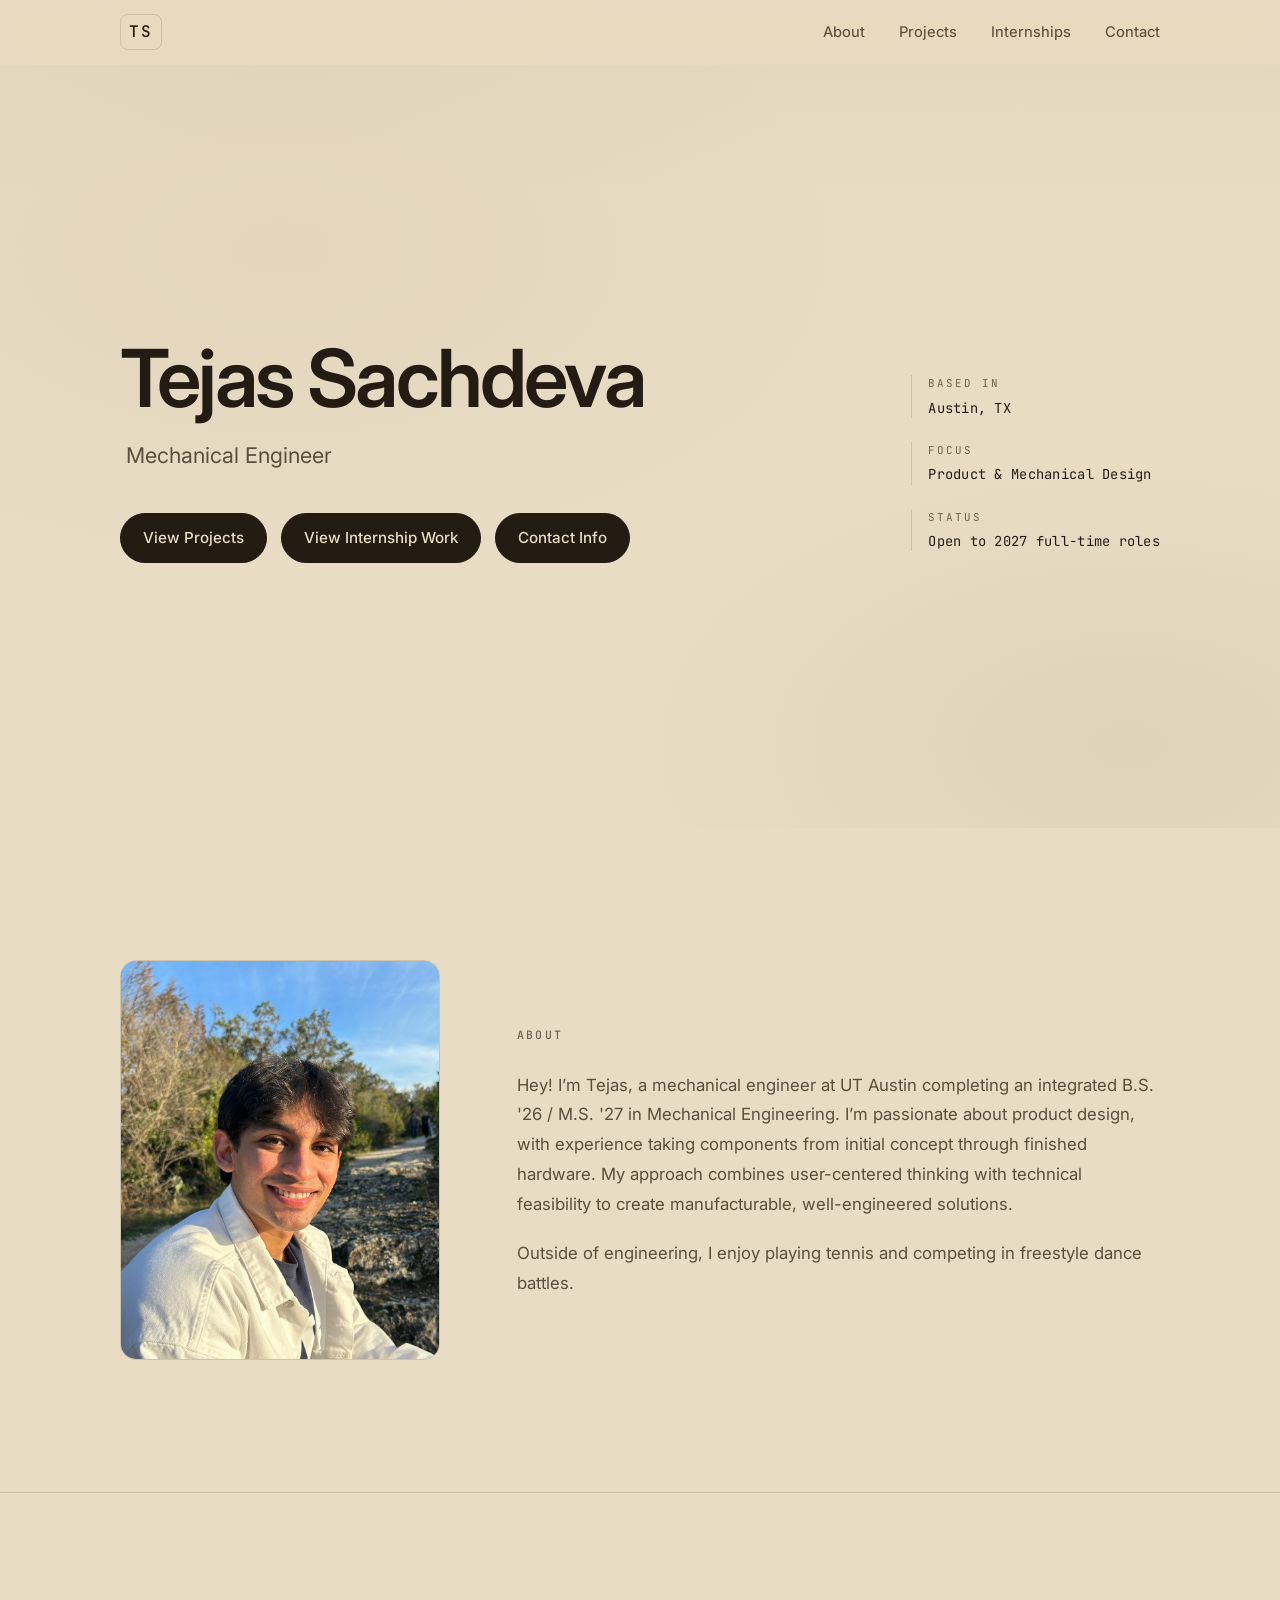
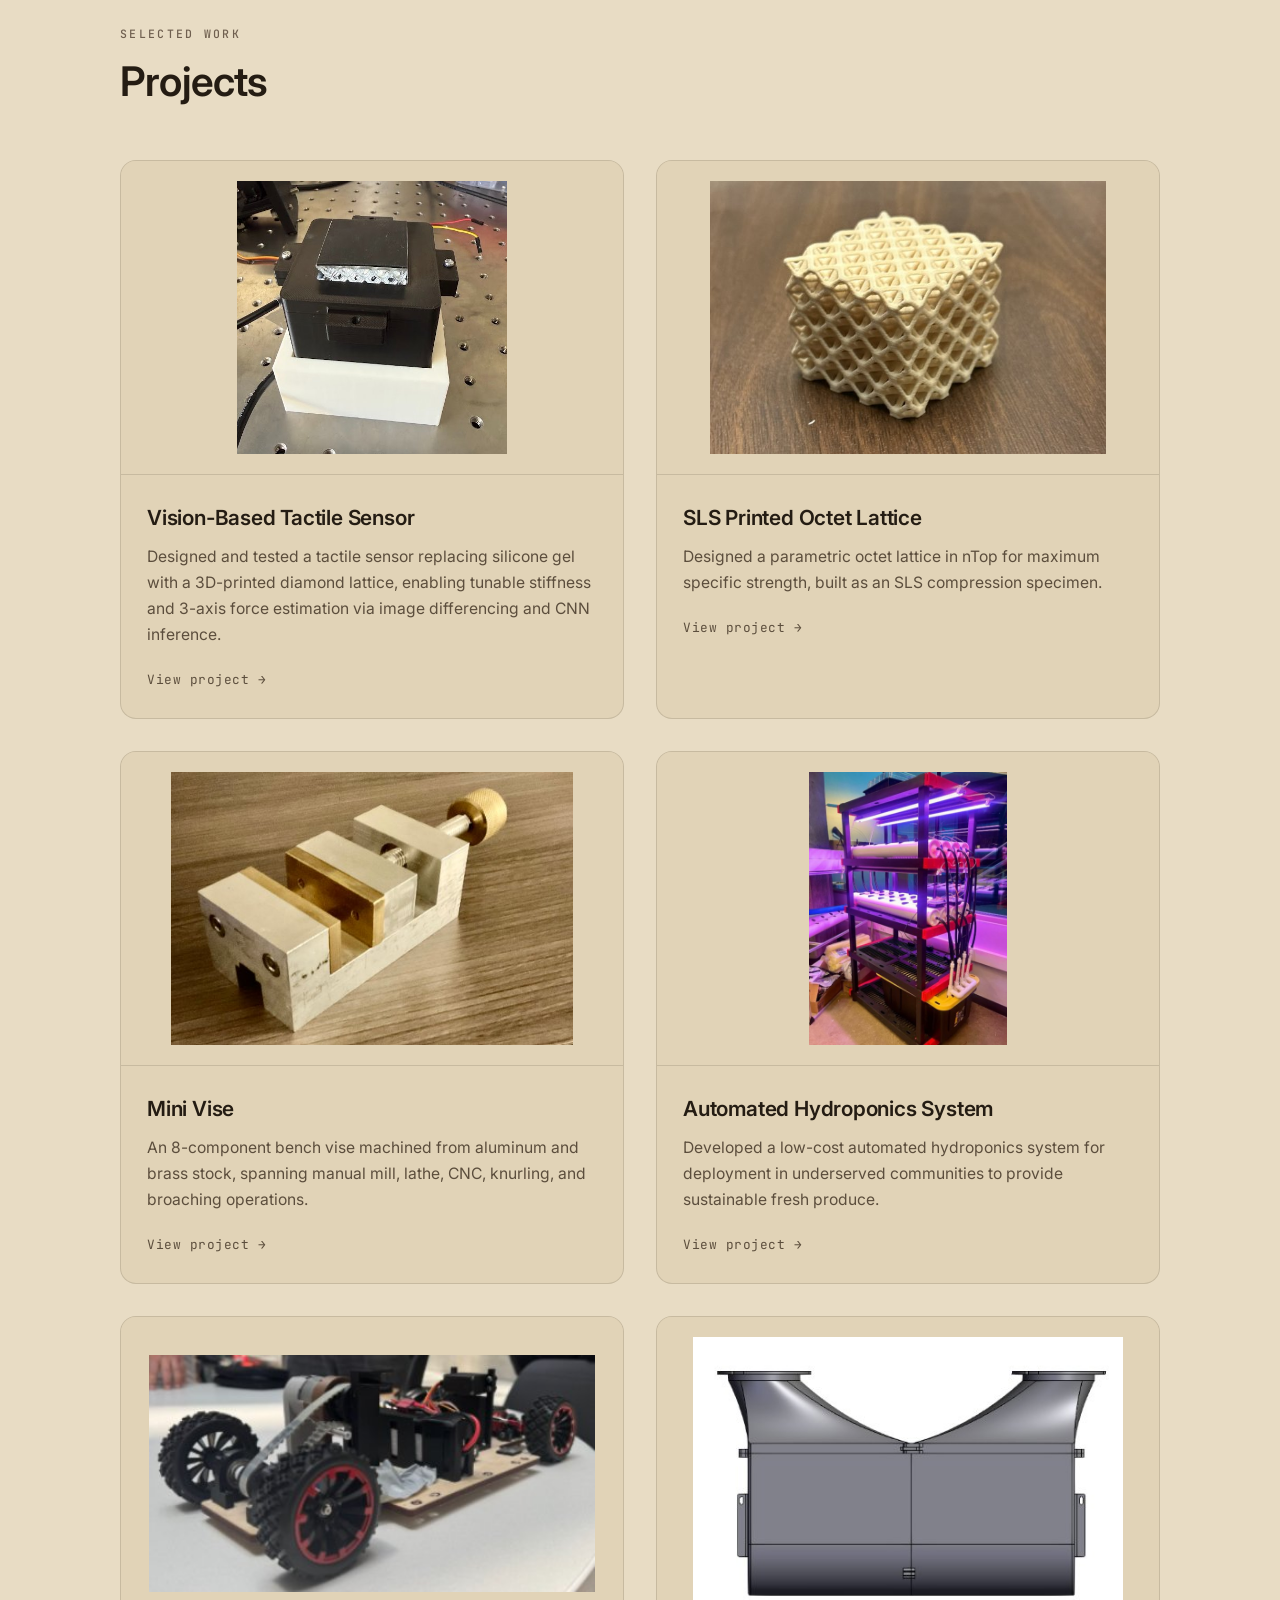
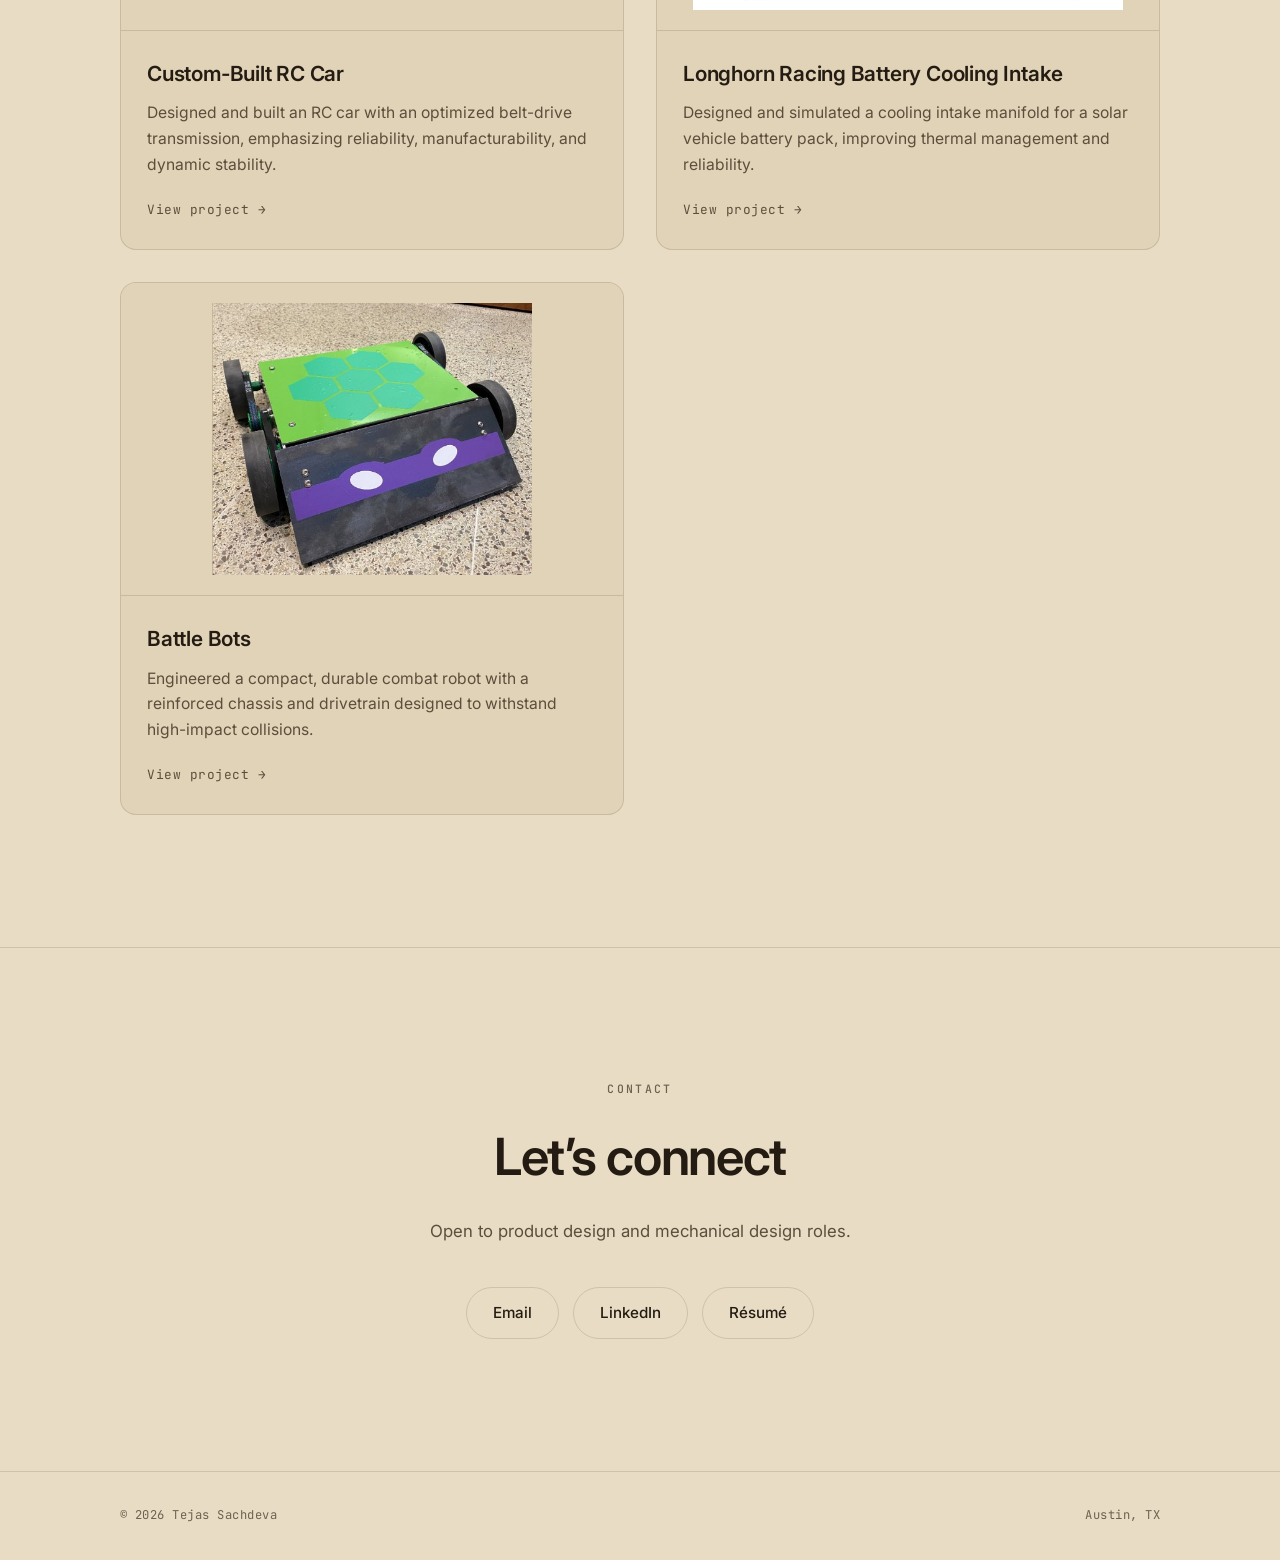
<file: index.html>
<!DOCTYPE html>
<html lang="en">
<head>
    <meta charset="UTF-8">
    <meta name="viewport" content="width=device-width, initial-scale=1.0">
    <title>Tejas Sachdeva — Mechanical Engineer &amp; Product Design</title>
    <meta name="description" content="Portfolio of Tejas Sachdeva — mechanical engineer focused on product design, taking hardware from concept through validation and manufacturing.">
    <link rel="preconnect" href="https://fonts.googleapis.com">
    <link rel="preconnect" href="https://fonts.gstatic.com" crossorigin>
    <link href="https://fonts.googleapis.com/css2?family=Inter:wght@300;400;500;600;700&family=JetBrains+Mono:wght@400;500&display=swap" rel="stylesheet">
    <link rel="stylesheet" href="styles.css">
    <style>
        .intern-logo-wrap {
            display: flex;
            align-items: center;
            justify-content: center;
            background: #fff;
            padding: 28px 32px;
        }
        .intern-logo {
            width: 100%;
            max-height: 110px;
            object-fit: contain;
        }
    </style>
</head>
<body>
    <!-- Navigation -->
    <nav id="navbar">
        <div class="container">
            <div class="nav-content">
                <a href="#hero" class="logo">TS</a>
                <ul class="nav-links" id="navLinks">
                    <li><a href="#about">About</a></li>
                    <li><a href="#projects">Projects</a></li>
                    <li><a href="industry.html">Internships</a></li>
                    <li><a href="#contact">Contact</a></li>
                </ul>
                <button class="mobile-menu-btn" id="mobileMenuBtn" aria-label="Toggle menu" aria-expanded="false">☰</button>
            </div>
        </div>
    </nav>

    <!-- Hero -->
    <header id="hero" class="hero">
        <div class="container">
            <div class="hero-content">
                <div class="hero-primary">
                    <h1>Tejas Sachdeva</h1>
                    <p class="subtitle">Mechanical Engineer</p>
                    <div class="cta-buttons">
                        <a href="#projects" class="btn btn-primary">View Projects</a>
                        <a href="industry.html" class="btn btn-primary">View Internship Work</a>
                        <a href="#contact" class="btn btn-primary">Contact Info</a>
                    </div>
                </div>
                <aside class="hero-meta" aria-label="At a glance">
                    <div class="meta-item">
                        <span class="meta-label">Based in</span>
                        <span class="meta-value">Austin, TX</span>
                    </div>
                    <div class="meta-item">
                        <span class="meta-label">Focus</span>
                        <span class="meta-value">Product &amp; Mechanical Design</span>
                    </div>
                    <div class="meta-item">
                        <span class="meta-label">Status</span>
                        <span class="meta-value">Open to 2027 full-time roles</span>
                    </div>
                </aside>
            </div>
        </div>
    </header>

    <!-- About -->
    <section id="about" class="section">
        <div class="container">
            <div class="about-content">
                <div class="about-image reveal">
                    <img src="profile.jpg" alt="Portrait of Tejas Sachdeva">
                </div>
                <div class="about-copy reveal">
                    <span class="eyebrow">About</span>
                    <div class="about-text">
                        <p>Hey! I’m Tejas, a mechanical engineer at UT Austin completing an integrated B.S. '26 / M.S. '27 in Mechanical Engineering. I’m passionate about product design, with experience taking components from initial concept through finished hardware. My approach combines user-centered thinking with technical feasibility to create manufacturable, well-engineered solutions.</p>
                        <p>Outside of engineering, I enjoy playing tennis and competing in freestyle dance battles.</p>
                    </div>
                </div>
            </div>
        </div>
    </section>

    <!-- Projects -->
    <section id="projects" class="section">
        <div class="container">
            <div class="section-head reveal">
                <span class="eyebrow">Selected Work</span>
                <h2 class="section-title">Projects</h2>
            </div>
            <div class="projects-grid">
                <a href="tactile_sensor.html" class="card-link reveal">
                    <article class="project-card">
                        <div class="project-image">
<img src="[data-uri]" alt="Vision-based tactile sensor with diamond lattice" loading="lazy">
                        </div>
                        <div class="project-body">
                            <h3 class="project-title">Vision-Based Tactile Sensor</h3>
                            <p class="project-description">Designed and tested a tactile sensor replacing silicone gel with a 3D-printed diamond lattice, enabling tunable stiffness and 3-axis force estimation via image differencing and CNN inference.</p>
                            <span class="project-more">View project →</span>
                        </div>
                    </article>
                </a>

                <a href="lattice.html" class="card-link reveal">
                    <article class="project-card">
                        <div class="project-image">

<img src="[data-uri]" alt="SLS octet lattice" loading="lazy">

                        </div>
                        <div class="project-body">
                            <h3 class="project-title">SLS Printed Octet Lattice</h3>
                            <p class="project-description">Designed a parametric octet lattice in nTop for maximum specific strength, built as an SLS compression specimen.</p>
                            <span class="project-more">View project →</span>
                        </div>
                    </article>
                </a>

                <a href="mini_vice.html" class="card-link reveal">
                    <article class="project-card">
                        <div class="project-image">

<img src="[data-uri]" alt="Mini precision vise" loading="lazy">

                        </div>
                        <div class="project-body">
                            <h3 class="project-title">Mini Vise</h3>
                            <p class="project-description">An 8-component bench vise machined from aluminum and brass stock, spanning manual mill, lathe, CNC, knurling, and broaching operations.</p>
                            <span class="project-more">View project →</span>
                        </div>
                    </article>
                </a>

                <a href="ahs.html" class="card-link reveal">
                    <article class="project-card">
                        <div class="project-image">

<img src="[data-uri]" alt="Automated hydroponics system" loading="lazy">

                        </div>
                        <div class="project-body">
                            <h3 class="project-title">Automated Hydroponics System</h3>
                            <p class="project-description">Developed a low-cost automated hydroponics system for deployment in underserved communities to provide sustainable fresh produce.</p>
                            <span class="project-more">View project →</span>
                        </div>
                    </article>
                </a>

                <a href="rc_car.html" class="card-link reveal">
                    <article class="project-card">
                        <div class="project-image">

<img src="[data-uri]" alt="Custom-built RC car" loading="lazy">

                        </div>
                        <div class="project-body">
                            <h3 class="project-title">Custom-Built RC Car</h3>
                            <p class="project-description">Designed and built an RC car with an optimized belt-drive transmission, emphasizing reliability, manufacturability, and dynamic stability.</p>
                            <span class="project-more">View project →</span>
                        </div>
                    </article>
                </a>

                <a href="lhr.html" class="card-link reveal">
                    <article class="project-card">
                        <div class="project-image">

<img src="[data-uri]" alt="Longhorn Racing battery cooling intake" loading="lazy">

                        </div>
                        <div class="project-body">
                            <h3 class="project-title">Longhorn Racing Battery Cooling Intake</h3>
                            <p class="project-description">Designed and simulated a cooling intake manifold for a solar vehicle battery pack, improving thermal management and reliability.</p>
                            <span class="project-more">View project →</span>
                        </div>
                    </article>
                </a>

                <a href="battlebots.html" class="card-link reveal">
                    <article class="project-card">
                        <div class="project-image">

<img src="[data-uri]" alt="BattleBot combat robot" loading="lazy">

                        </div>
                        <div class="project-body">
                            <h3 class="project-title">Battle Bots</h3>
                            <p class="project-description">Engineered a compact, durable combat robot with a reinforced chassis and drivetrain designed to withstand high-impact collisions.</p>
                            <span class="project-more">View project →</span>
                        </div>
                    </article>
                </a>
            </div>
        </div>
    </section>

    <!-- Contact -->
    <section id="contact" class="section contact">
        <div class="container">
            <div class="reveal">
                <span class="eyebrow">Contact</span>
                <h2 class="contact-title">Let’s connect</h2>
                <p class="contact-sub">Open to product design and mechanical design roles.</p>
                <div class="contact-links">
                    <a href="mailto:tejas.sach@gmail.com" class="contact-link">Email</a>
                    <a href="https://linkedin.com/in/tejas-sachdeva-b475a9249/" class="contact-link" target="_blank" rel="noopener">LinkedIn</a>
                    <a href="Tejas-Sachdeva-Resume.pdf" class="contact-link" target="_blank" rel="noopener">Résumé</a>
                </div>
            </div>
        </div>
    </section>

    <footer class="site-footer">
        <div class="container">
            <span>© 2026 Tejas Sachdeva</span>
            <span>Austin, TX</span>
        </div>
    </footer>

    <script src="script.js"></script>
</body>
</html>
</file>
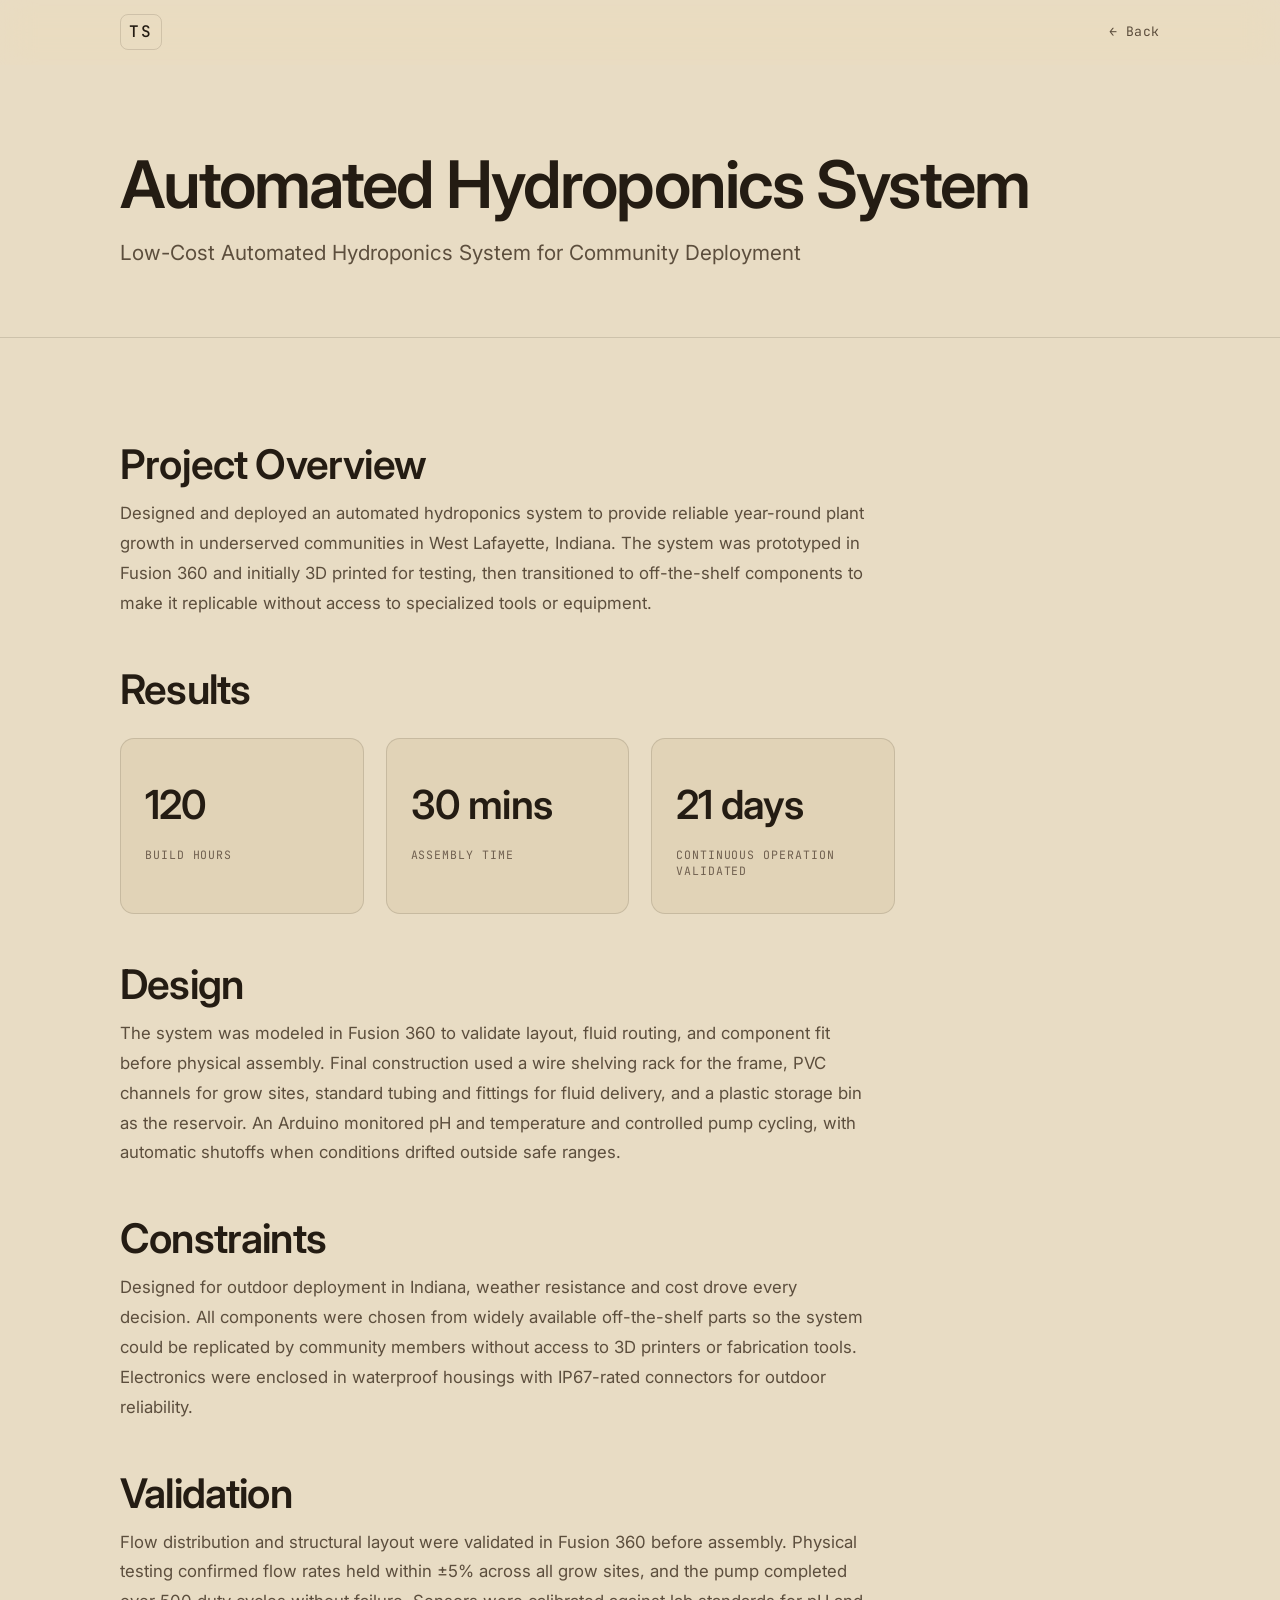
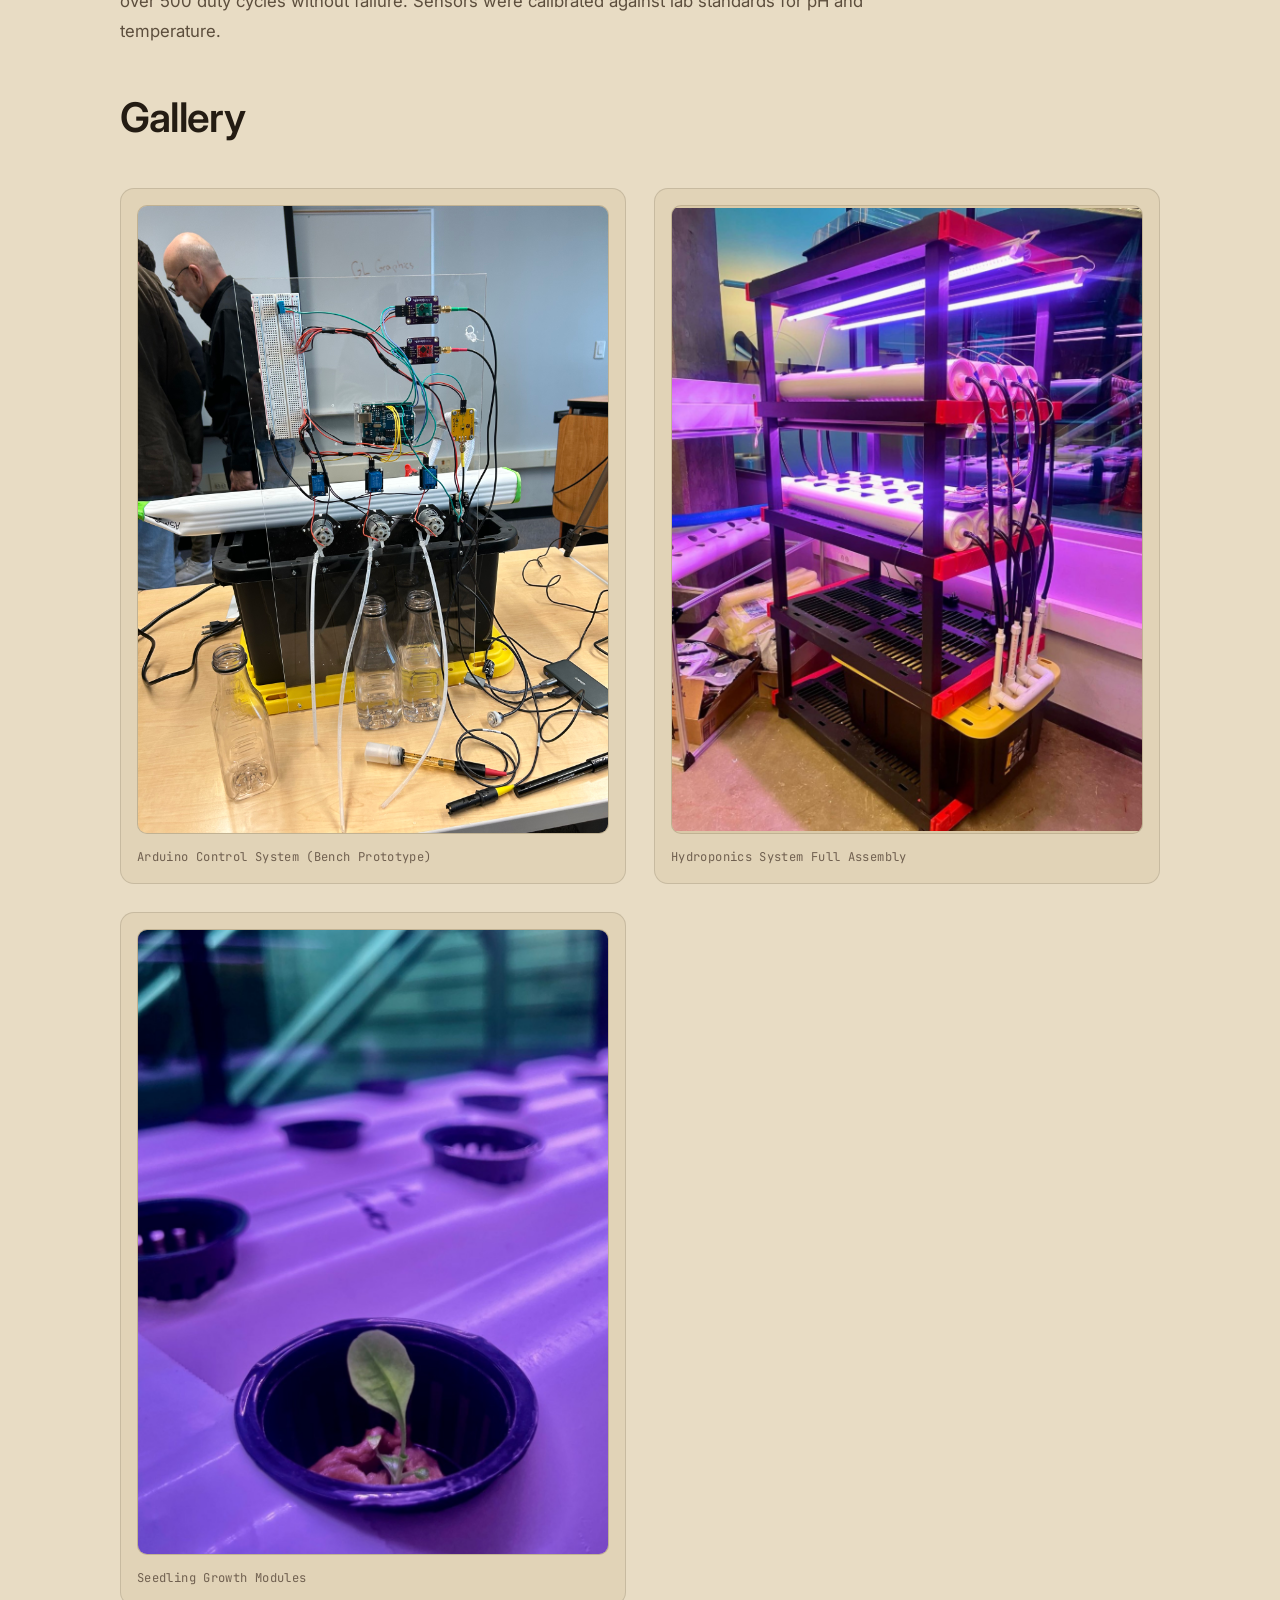
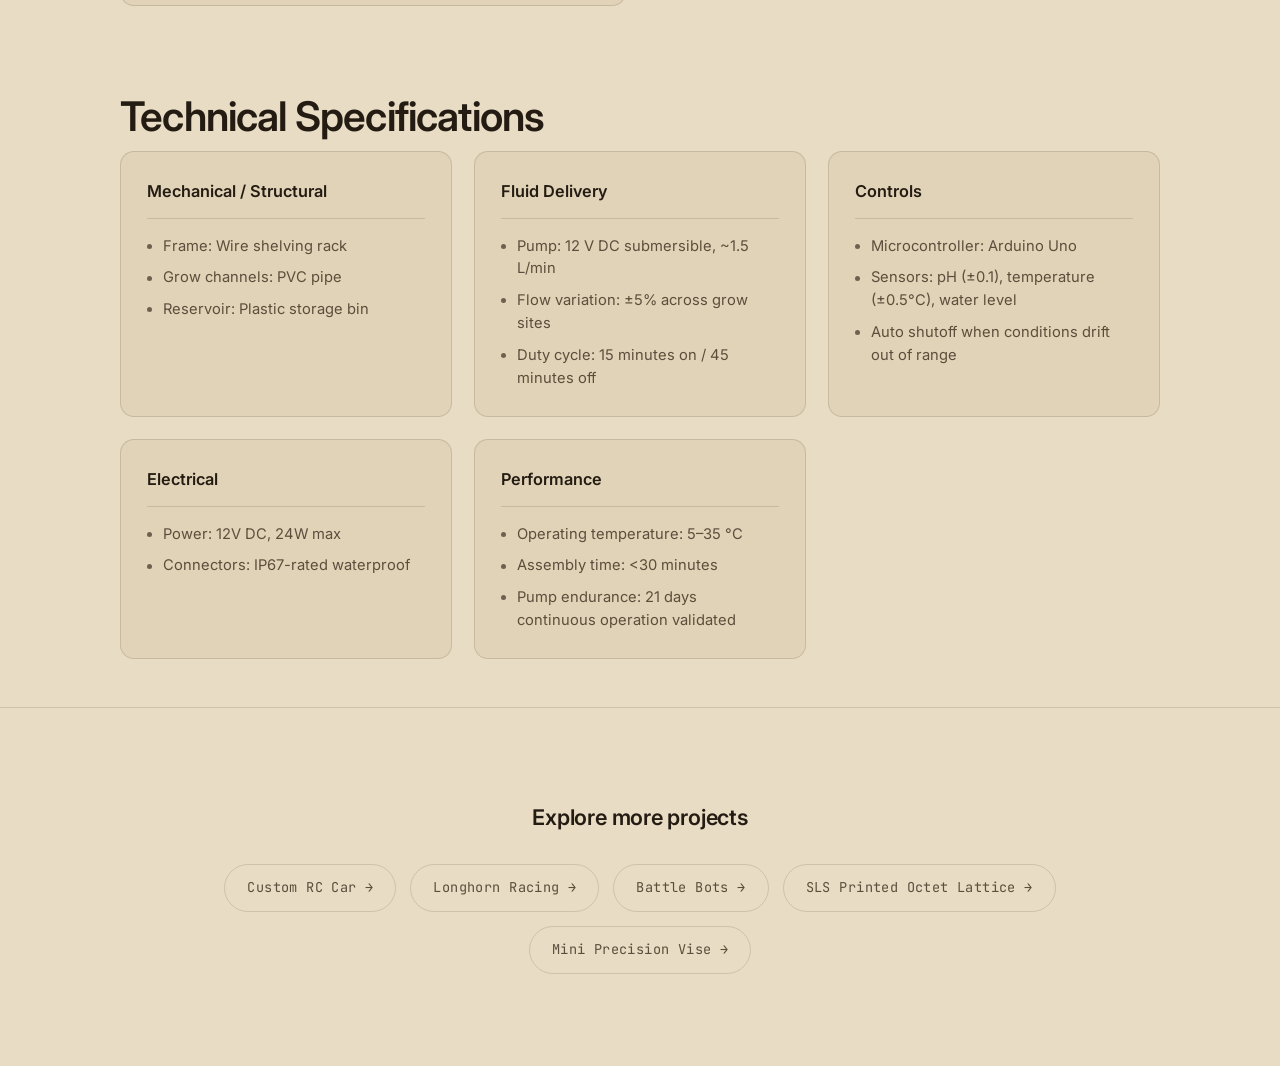
<file: ahs.html>
<!DOCTYPE html>
<html lang="en">
<head>
    <meta charset="UTF-8">
    <meta name="viewport" content="width=device-width, initial-scale=1.0">
    <title>Automated Hydroponics System — Tejas Sachdeva</title>
    <link rel="preconnect" href="https://fonts.googleapis.com">
    <link rel="preconnect" href="https://fonts.gstatic.com" crossorigin>
    <link href="https://fonts.googleapis.com/css2?family=Inter:wght@300;400;500;600;700&family=JetBrains+Mono:wght@400;500&display=swap" rel="stylesheet">
    <link rel="stylesheet" href="styles.css">
</head>
<body>
    <nav id="navbar" class="scrolled">
        <div class="container">
            <div class="nav-content">
                <a href="index.html" class="logo">TS</a>
                <a href="index.html#projects" class="back-btn">← Back</a>
            </div>
        </div>
    </nav>

    <header class="project-hero">
        <div class="container">
            <h1>Automated Hydroponics System</h1>
            <p class="subtitle">Low-Cost Automated Hydroponics System for Community Deployment</p>
        </div>
    </header>

    <section class="project-content">
        <div class="container">

            <div class="content-section reveal">
                <h2 class="section-title">Project Overview</h2>
                <p class="section-text">Designed and deployed an automated hydroponics system to provide reliable year-round plant growth in underserved communities in West Lafayette, Indiana. The system was prototyped in Fusion 360 and initially 3D printed for testing, then transitioned to off-the-shelf components to make it replicable without access to specialized tools or equipment.</p>
            </div>

            <div class="content-section reveal">
                <h2 class="section-title">Results</h2>
                <div class="results-grid" style="margin-top: 26px; margin-bottom: 0;">

                    <div class="result-item reveal">
                        <div class="result-number">120</div>
                        <div class="result-label">Build Hours</div>
                    </div>
                    <div class="result-item reveal">
                        <div class="result-number">30 mins</div>
                        <div class="result-label">Assembly Time</div>
                    </div>
                    <div class="result-item reveal">
                        <div class="result-number">21 days</div>
                        <div class="result-label">Continuous Operation Validated</div>
                    </div>
                </div>
            </div>

            <div class="content-section reveal">
                <h2 class="section-title">Design</h2>
                <p class="section-text">The system was modeled in Fusion 360 to validate layout, fluid routing, and component fit before physical assembly. Final construction used a wire shelving rack for the frame, PVC channels for grow sites, standard tubing and fittings for fluid delivery, and a plastic storage bin as the reservoir. An Arduino monitored pH and temperature and controlled pump cycling, with automatic shutoffs when conditions drifted outside safe ranges.</p>
            </div>

            <div class="content-section reveal">
                <h2 class="section-title">Constraints</h2>
                <p class="section-text">Designed for outdoor deployment in Indiana, weather resistance and cost drove every decision. All components were chosen from widely available off-the-shelf parts so the system could be replicated by community members without access to 3D printers or fabrication tools. Electronics were enclosed in waterproof housings with IP67-rated connectors for outdoor reliability.</p>
            </div>

            <div class="content-section reveal">
                <h2 class="section-title">Validation</h2>
                <p class="section-text">Flow distribution and structural layout were validated in Fusion 360 before assembly. Physical testing confirmed flow rates held within ±5% across all grow sites, and the pump completed over 500 duty cycles without failure. Sensors were calibrated against lab standards for pH and temperature.</p>
            </div>

            <div class="content-section reveal">
                <h2 class="section-title">Gallery</h2>
            </div>
            <div class="image-gallery">
                <figure class="gallery-item reveal">
                    <div class="gallery-image"><img src="AHS 2.jpeg" alt="Figure 2: Arduino Control System" loading="lazy"></div>
                    <figcaption class="gallery-title">Arduino Control System (Bench Prototype)</figcaption>
                </figure>
                <figure class="gallery-item reveal">
                    <div class="gallery-image"><img src="AHS 3.png" alt="Figure 3: Hydroponics System Full Assembly" loading="lazy"></div>
                    <figcaption class="gallery-title">Hydroponics System Full Assembly</figcaption>
                </figure>
                <figure class="gallery-item reveal">
                    <div class="gallery-image"><img src="AHS 4.png" alt="Figure 4: Seedling Growth Modules" loading="lazy"></div>
                    <figcaption class="gallery-title">Seedling Growth Modules</figcaption>
                </figure>
            </div>

            <div class="content-section" style="margin-top: clamp(56px, 8vw, 88px);">
                <h2 class="section-title reveal">Technical Specifications</h2>
                <div class="specs-grid">
                    <div class="spec-card reveal">
                        <div class="spec-title">Mechanical / Structural</div>
                        <div class="spec-value">
                            <ul>
                                <li>Frame: Wire shelving rack</li>
                                <li>Grow channels: PVC pipe</li>
                                <li>Reservoir: Plastic storage bin</li>
                            </ul>
                        </div>
                    </div>
                    <div class="spec-card reveal">
                        <div class="spec-title">Fluid Delivery</div>
                        <div class="spec-value">
                            <ul>
                                <li>Pump: 12 V DC submersible, ~1.5 L/min</li>
                                <li>Flow variation: ±5% across grow sites</li>
                                <li>Duty cycle: 15 minutes on / 45 minutes off</li>
                            </ul>
                        </div>
                    </div>
                    <div class="spec-card reveal">
                        <div class="spec-title">Controls</div>
                        <div class="spec-value">
                            <ul>
                                <li>Microcontroller: Arduino Uno</li>
                                <li>Sensors: pH (±0.1), temperature (±0.5°C), water level</li>
                                <li>Auto shutoff when conditions drift out of range</li>
                            </ul>
                        </div>
                    </div>
                    <div class="spec-card reveal">
                        <div class="spec-title">Electrical</div>
                        <div class="spec-value">
                            <ul>
                                <li>Power: 12V DC, 24W max</li>
                                <li>Connectors: IP67-rated waterproof</li>
                            </ul>
                        </div>
                    </div>
                    <div class="spec-card reveal">
                        <div class="spec-title">Performance</div>
                        <div class="spec-value">
                            <ul>
                                <li>Operating temperature: 5–35 °C</li>

                                <li>Assembly time: <30 minutes </li>
                                <li>Pump endurance: 21 days continuous operation validated</li>
                            </ul>
                        </div>
                    </div>
                </div>
            </div>

        </div>
    </section>

    <section class="project-navigation">
        <div class="container">
            <h3>Explore more projects</h3>
            <div class="nav-projects">
                <a href="rc_car.html" class="nav-project">Custom RC Car →</a>
                <a href="lhr.html" class="nav-project">Longhorn Racing →</a>
                <a href="battlebots.html" class="nav-project">Battle Bots →</a>
                <a href="lattice.html" class="nav-project">SLS Printed Octet Lattice →</a>
                <a href="mini_vice.html" class="nav-project">Mini Precision Vise →</a>
            </div>
        </div>
    </section>

    <script src="script.js"></script>
</body>
</html>
</file>
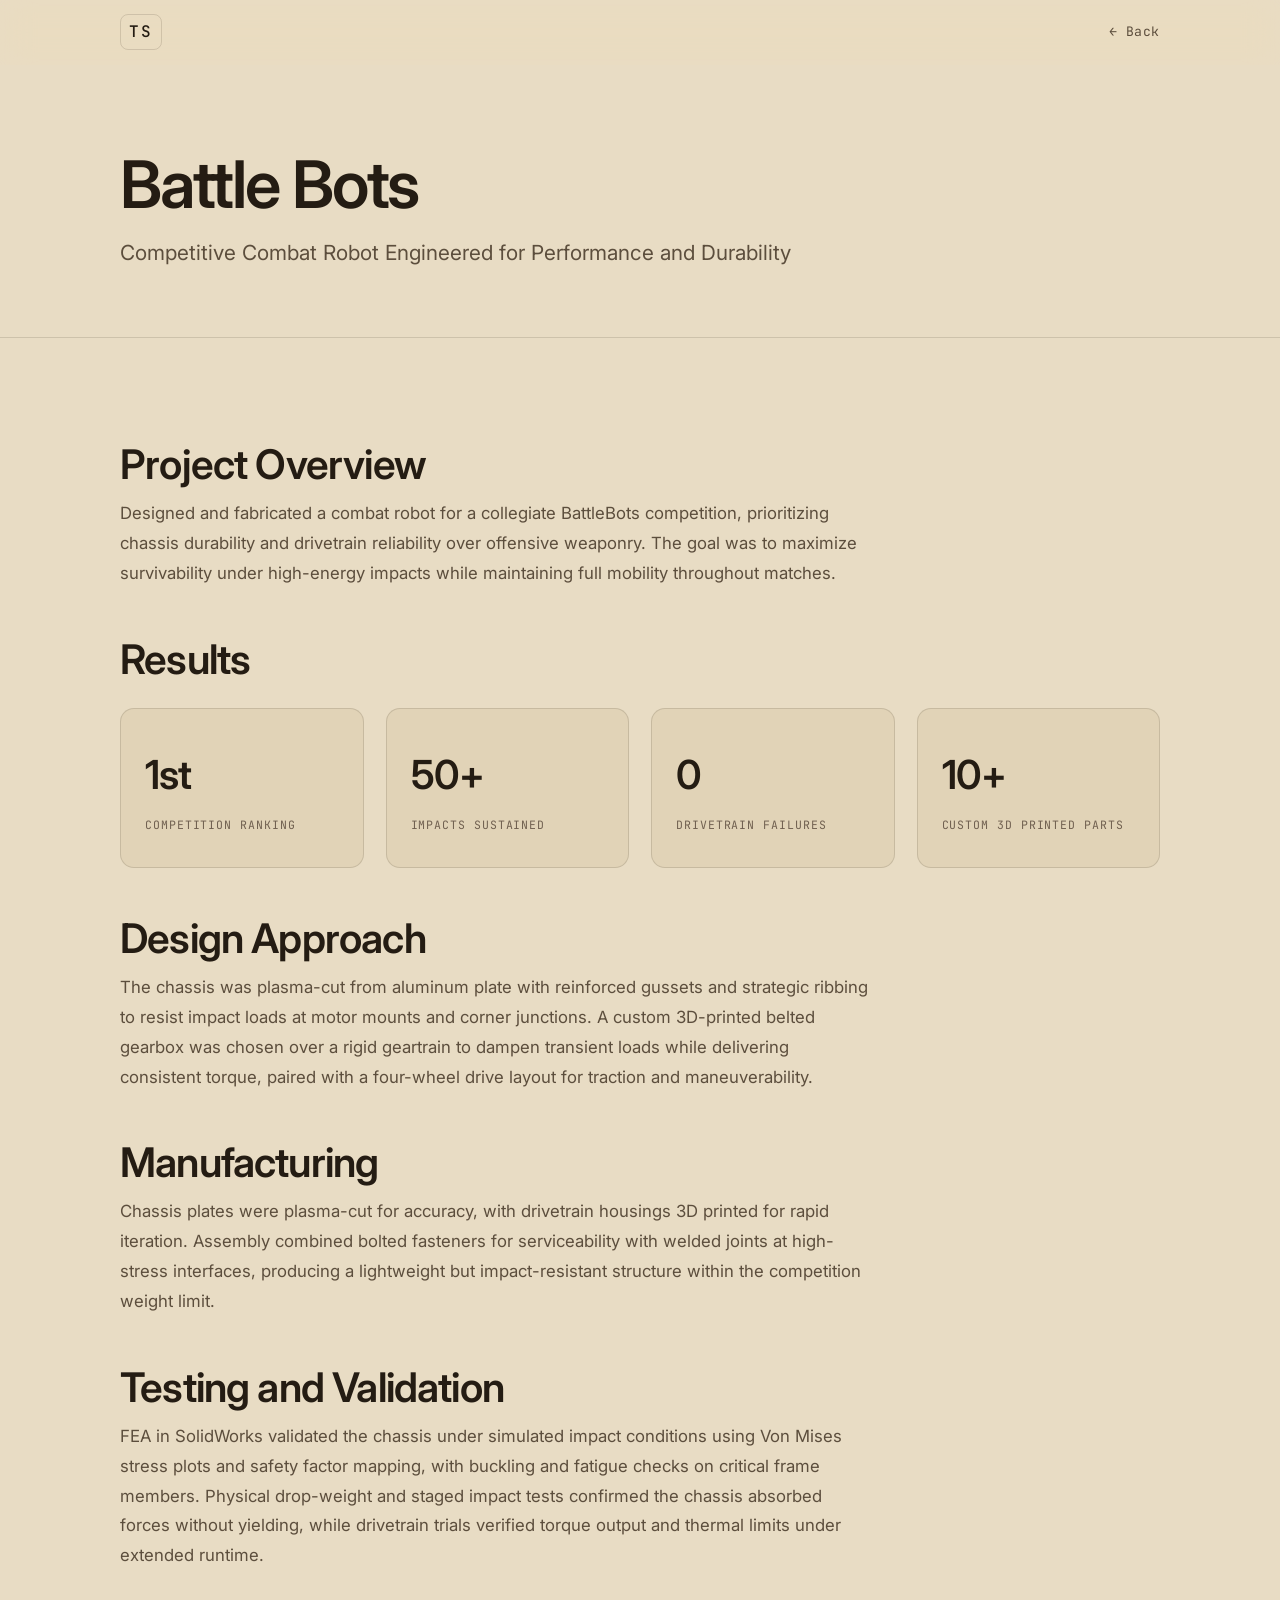
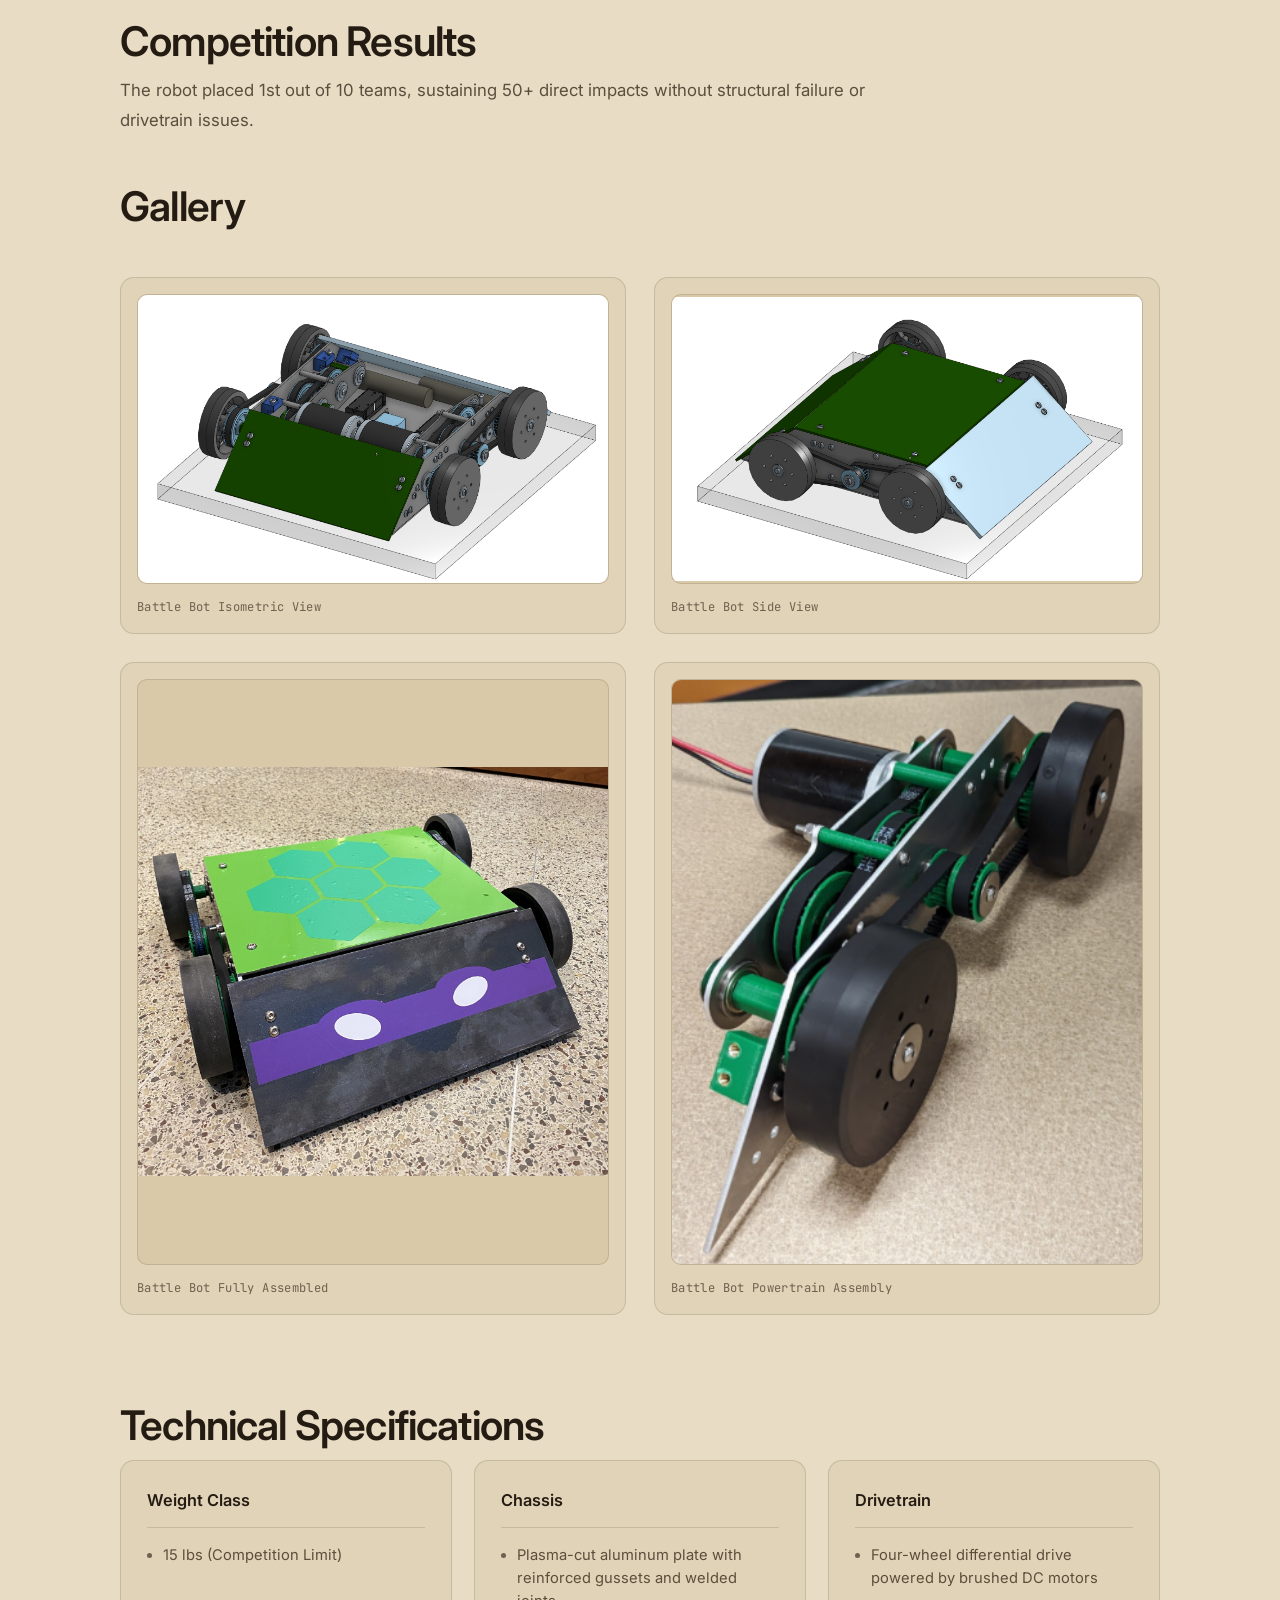
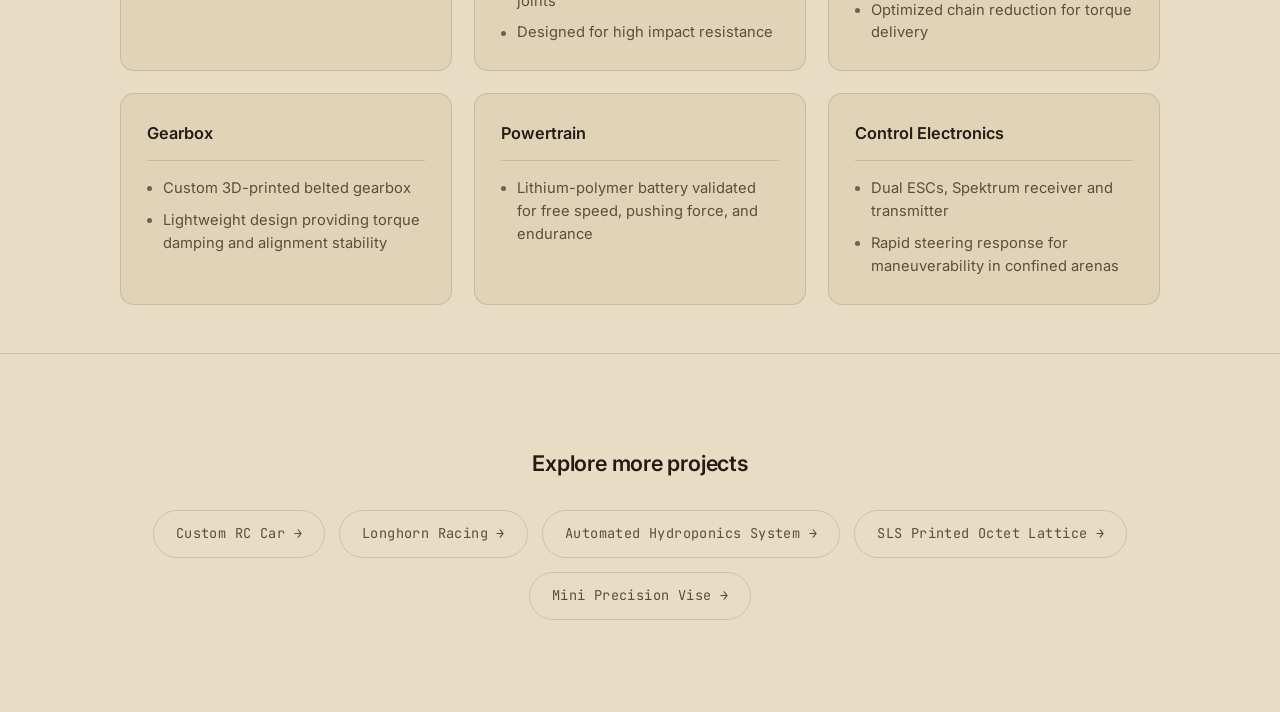
<file: battlebots.html>
<!DOCTYPE html>
<html lang="en">
<head>
    <meta charset="UTF-8">
    <meta name="viewport" content="width=device-width, initial-scale=1.0">
    <title>Battle Bots — Tejas Sachdeva</title>
    <link rel="preconnect" href="https://fonts.googleapis.com">
    <link rel="preconnect" href="https://fonts.gstatic.com" crossorigin>
    <link href="https://fonts.googleapis.com/css2?family=Inter:wght@300;400;500;600;700&family=JetBrains+Mono:wght@400;500&display=swap" rel="stylesheet">
    <link rel="stylesheet" href="styles.css">
</head>
<body>
    <nav id="navbar" class="scrolled">
        <div class="container">
            <div class="nav-content">
                <a href="index.html" class="logo">TS</a>
                <a href="index.html#projects" class="back-btn">← Back</a>
            </div>
        </div>
    </nav>

    <header class="project-hero">
        <div class="container">
            <h1>Battle Bots</h1>
            <p class="subtitle">Competitive Combat Robot Engineered for Performance and Durability</p>
        </div>
    </header>

    <section class="project-content">
        <div class="container">

            <div class="content-section reveal">
                <h2 class="section-title">Project Overview</h2>
                <p class="section-text">Designed and fabricated a combat robot for a collegiate BattleBots competition, prioritizing chassis durability and drivetrain reliability over offensive weaponry. The goal was to maximize survivability under high-energy impacts while maintaining full mobility throughout matches.</p>
            </div>

            <div class="content-section reveal">
                <h2 class="section-title">Results</h2>
                <div class="results-grid" style="margin-top: 26px; margin-bottom: 0;">
                    <div class="result-item reveal">
                        <div class="result-number">1st</div>
                        <div class="result-label">Competition Ranking</div>
                    </div>
                    <div class="result-item reveal">
                        <div class="result-number">50+</div>
                        <div class="result-label">Impacts Sustained</div>
                    </div>
                    <div class="result-item reveal">
                        <div class="result-number">0</div>
                        <div class="result-label">Drivetrain Failures</div>
                    </div>
                    <div class="result-item reveal">
                        <div class="result-number">10+</div>
                        <div class="result-label">Custom 3D Printed Parts</div>
                    </div>
                </div>
            </div>

            <div class="content-section reveal">
                <h2 class="section-title">Design Approach</h2>
                <p class="section-text">The chassis was plasma-cut from aluminum plate with reinforced gussets and strategic ribbing to resist impact loads at motor mounts and corner junctions. A custom 3D-printed belted gearbox was chosen over a rigid geartrain to dampen transient loads while delivering consistent torque, paired with a four-wheel drive layout for traction and maneuverability.</p>
            </div>

            <div class="content-section reveal">
                <h2 class="section-title">Manufacturing</h2>
                <p class="section-text">Chassis plates were plasma-cut for accuracy, with drivetrain housings 3D printed for rapid iteration. Assembly combined bolted fasteners for serviceability with welded joints at high-stress interfaces, producing a lightweight but impact-resistant structure within the competition weight limit.</p>
            </div>

            <div class="content-section reveal">
                <h2 class="section-title">Testing and Validation</h2>
                <p class="section-text">FEA in SolidWorks validated the chassis under simulated impact conditions using Von Mises stress plots and safety factor mapping, with buckling and fatigue checks on critical frame members. Physical drop-weight and staged impact tests confirmed the chassis absorbed forces without yielding, while drivetrain trials verified torque output and thermal limits under extended runtime.</p>
            </div>

            <div class="content-section reveal">
                <h2 class="section-title">Competition Results</h2>
                <p class="section-text">The robot placed 1st out of 10 teams, sustaining 50+ direct impacts without structural failure or drivetrain issues.</p>
            </div>

            <div class="content-section reveal">
                <h2 class="section-title">Gallery</h2>
            </div>
            <div class="image-gallery">
                <figure class="gallery-item reveal">
                    <div class="gallery-image"><img src="BB Isometric view.png" alt="Figure 1: Battle Bot Isometric View" loading="lazy"></div>
                    <figcaption class="gallery-title">Battle Bot Isometric View</figcaption>
                </figure>
                <figure class="gallery-item reveal">
                    <div class="gallery-image"><img src="BB Side view.png" alt="Figure 2: Battle Bot Side View" loading="lazy"></div>
                    <figcaption class="gallery-title">Battle Bot Side View</figcaption>
                </figure>
                <figure class="gallery-item reveal">
                    <div class="gallery-image"><img src="BB.JPG" alt="Figure 4: Battle Bot Fully Assembled" loading="lazy"></div>
                    <figcaption class="gallery-title">Battle Bot Fully Assembled</figcaption>
                </figure>
                <figure class="gallery-item reveal">
                    <div class="gallery-image"><img src="bb drivetrain.png" alt="Figure 5: Battle Bot Powertrain Assembly" loading="lazy"></div>
                    <figcaption class="gallery-title">Battle Bot Powertrain Assembly</figcaption>
                </figure>
            </div>

            <div class="content-section" style="margin-top: clamp(56px, 8vw, 88px);">
                <h2 class="section-title reveal">Technical Specifications</h2>
                <div class="specs-grid">
                    <div class="spec-card reveal">
                        <div class="spec-title">Weight Class</div>
                        <div class="spec-value">
                            <ul>
                                <li>15 lbs (Competition Limit)</li>
                            </ul>
                        </div>
                    </div>
                    <div class="spec-card reveal">
                        <div class="spec-title">Chassis</div>
                        <div class="spec-value">
                            <ul>
                                <li>Plasma-cut aluminum plate with reinforced gussets and welded joints</li>
                                <li>Designed for high impact resistance</li>
                            </ul>
                        </div>
                    </div>
                    <div class="spec-card reveal">
                        <div class="spec-title">Drivetrain</div>
                        <div class="spec-value">
                            <ul>
                                <li>Four-wheel differential drive powered by brushed DC motors</li>
                                <li>Optimized chain reduction for torque delivery</li>
                            </ul>
                        </div>
                    </div>
                    <div class="spec-card reveal">
                        <div class="spec-title">Gearbox</div>
                        <div class="spec-value">
                            <ul>
                                <li>Custom 3D-printed belted gearbox</li>
                                <li>Lightweight design providing torque damping and alignment stability</li>
                            </ul>
                        </div>
                    </div>
                    <div class="spec-card reveal">
                        <div class="spec-title">Powertrain</div>
                        <div class="spec-value">
                            <ul>
                                <li>Lithium-polymer battery validated for free speed, pushing force, and endurance</li>
                            </ul>
                        </div>
                    </div>
                    <div class="spec-card reveal">
                        <div class="spec-title">Control Electronics</div>
                        <div class="spec-value">
                            <ul>
                                <li>Dual ESCs, Spektrum receiver and transmitter</li>
                                <li>Rapid steering response for maneuverability in confined arenas</li>
                            </ul>
                        </div>
                    </div>
                </div>
            </div>

        </div>
    </section>

    <section class="project-navigation">
        <div class="container">
            <h3>Explore more projects</h3>
            <div class="nav-projects">
                <a href="rc_car.html" class="nav-project">Custom RC Car →</a>
                <a href="lhr.html" class="nav-project">Longhorn Racing →</a>
                <a href="ahs.html" class="nav-project">Automated Hydroponics System →</a>
                <a href="lattice.html" class="nav-project">SLS Printed Octet Lattice →</a>
                <a href="mini_vice.html" class="nav-project">Mini Precision Vise →</a>
            </div>
        </div>
    </section>

    <script src="script.js"></script>
</body>
</html>
</file>
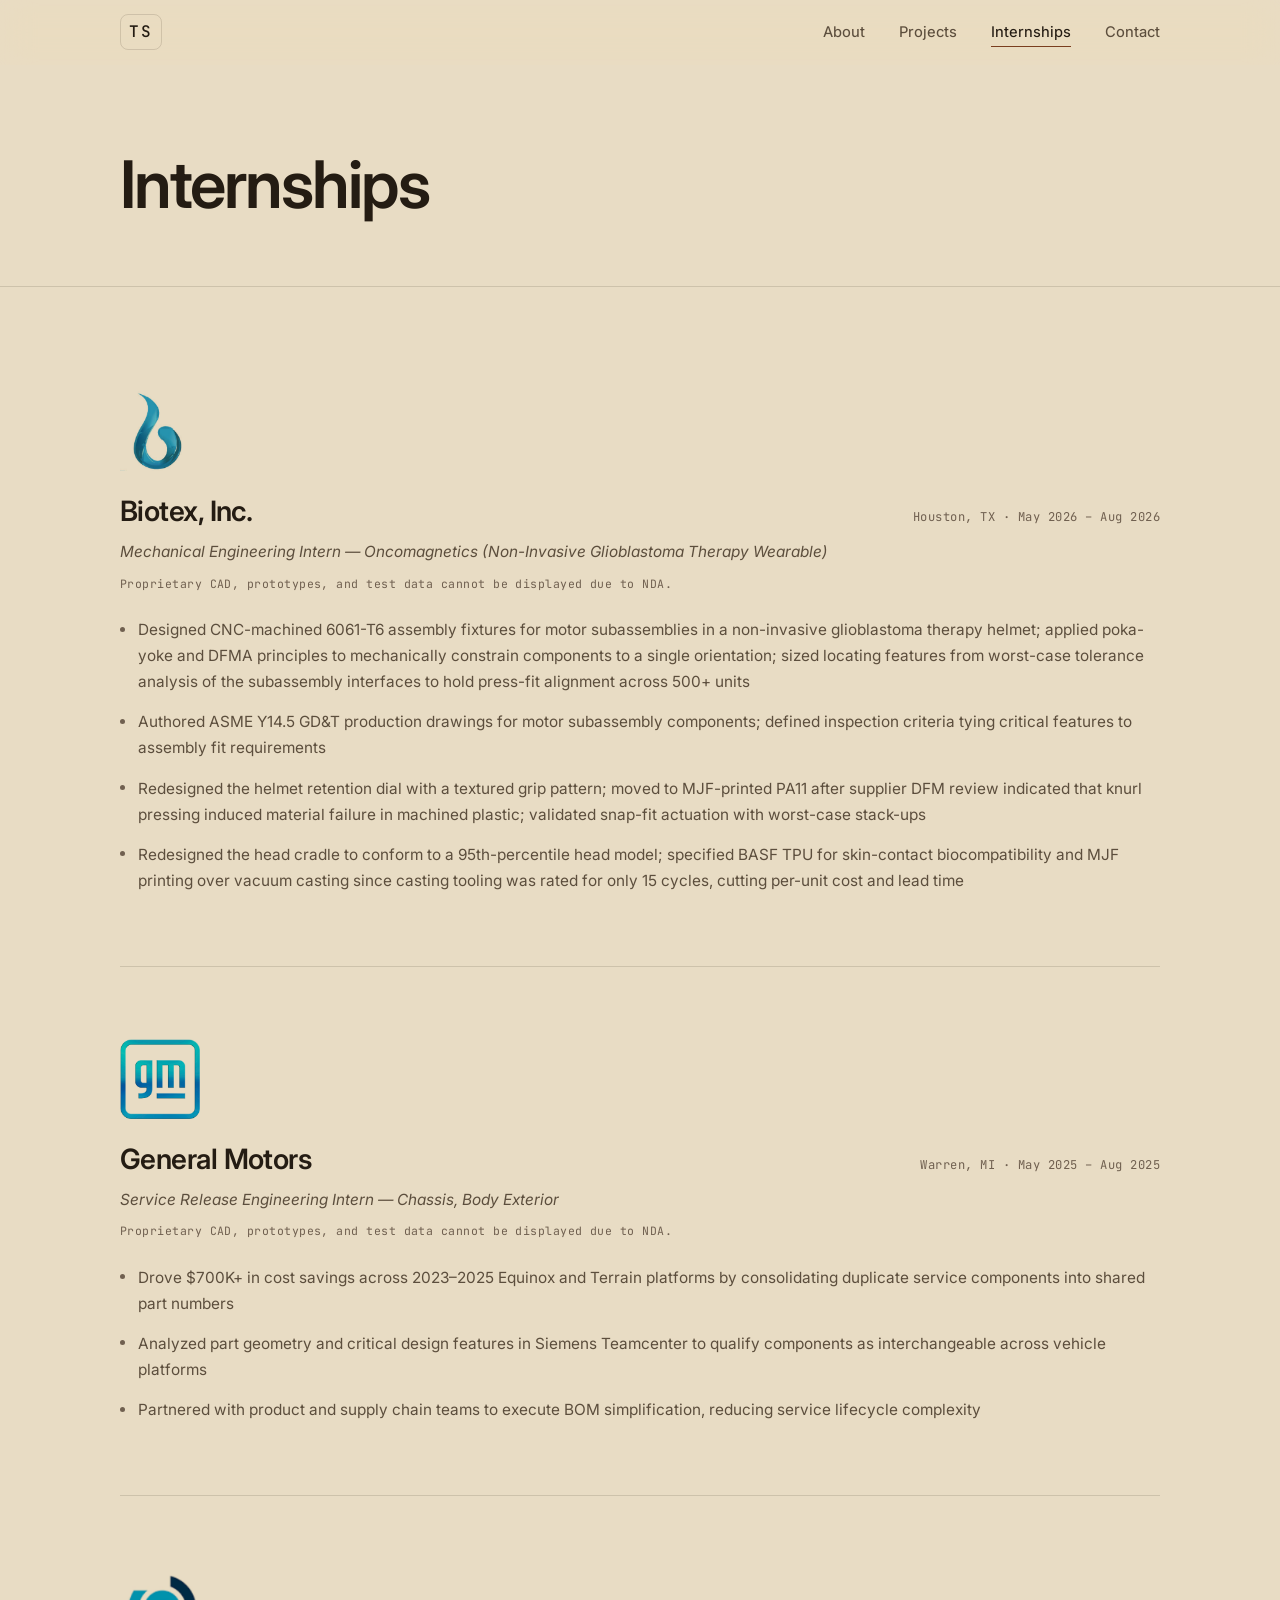
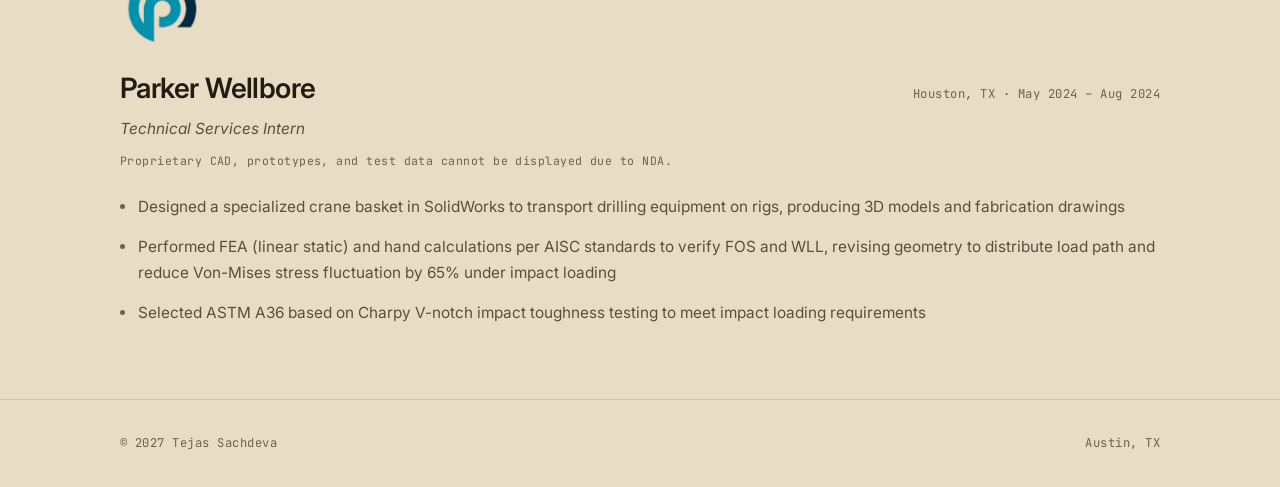
<file: industry.html>
<!DOCTYPE html>
<html lang="en">
<head>
    <meta charset="UTF-8">
    <meta name="viewport" content="width=device-width, initial-scale=1.0">
    <title>Internships — Tejas Sachdeva</title>
    <meta name="description" content="Internship experience of Tejas Sachdeva — mechanical engineering roles at Biotex, General Motors, and Parker Wellbore.">
    <link rel="preconnect" href="https://fonts.googleapis.com">
    <link rel="preconnect" href="https://fonts.gstatic.com" crossorigin>
    <link href="https://fonts.googleapis.com/css2?family=Inter:wght@300;400;500;600;700&family=JetBrains+Mono:wght@400;500&display=swap" rel="stylesheet">
    <link rel="stylesheet" href="styles.css">
    <style>
        /* Industry-page specific additions */
        .intern-header {
            display: flex;
            flex-wrap: wrap;
            align-items: baseline;
            justify-content: space-between;
            gap: 6px 24px;
            margin-bottom: 6px;
        }
        .intern-company {
            font-size: clamp(1.35rem, 2.5vw, 1.75rem);
            font-weight: 600;
            letter-spacing: -0.02em;
            color: var(--text);
        }
        .intern-dates {
            font-family: var(--font-mono);
            font-size: 0.76rem;
            letter-spacing: 0.04em;
            color: var(--text-dim);
            white-space: nowrap;
        }
        .intern-logo-mark {
            display: block;
            height: 80px;
            width: auto;
            max-width: 220px;
            object-fit: contain;
            mix-blend-mode: multiply;
            margin-bottom: 18px;
        }
        .intern-role {
            font-size: 0.96rem;
            color: var(--text-muted);
            margin-bottom: 10px;
            font-style: italic;
        }
        .intern-nda {
            font-family: var(--font-mono);
            font-size: 0.72rem;
            letter-spacing: 0.04em;
            color: var(--text-dim);
            margin-bottom: 24px;
        }
        .internship-block {
            margin-bottom: 72px;
            padding-bottom: 72px;
            border-bottom: 1px solid var(--border);
        }
        .internship-block:last-child {
            border-bottom: none;
            padding-bottom: 0;
        }
        .work-list {
            list-style: none;
            display: flex;
            flex-direction: column;
            gap: 14px;
        }
        .work-list li {
            position: relative;
            padding-left: 18px;
            font-size: 0.96rem;
            line-height: 1.7;
            color: var(--text-muted);
        }
        .work-list li::before {
            content: '';
            position: absolute;
            left: 0;
            top: 0.62em;
            width: 5px;
            height: 5px;
            border-radius: 50%;
            background: var(--text-dim);
        }
        .nav-links a.active {
            color: var(--text);
        }
        .nav-links a.active::after {
            width: 100%;
        }
        @media (max-width: 600px) {
            .intern-header { flex-direction: column; }
        }
    </style>
</head>
<body>

    <!-- Navigation -->
    <nav id="navbar">
        <div class="container">
            <div class="nav-content">
                <a href="index.html" class="logo">TS</a>
                <ul class="nav-links" id="navLinks">
                    <li><a href="index.html#about">About</a></li>
                    <li><a href="index.html#projects">Projects</a></li>
                    <li><a href="industry.html" class="active">Internships</a></li>
                    <li><a href="index.html#contact">Contact</a></li>
                </ul>
                <button class="mobile-menu-btn" id="mobileMenuBtn" aria-label="Toggle menu" aria-expanded="false">☰</button>
            </div>
        </div>
    </nav>

    <!-- Hero -->
    <header class="project-hero">
        <div class="container">
            <h1>Internships</h1>
        </div>
    </header>

    <!-- Content -->
    <section class="project-content">
        <div class="container">

            <!-- Biotex -->
            <div id="biotex" class="internship-block reveal">
                <img src="biotex_logo.png?v=2" alt="Biotex" class="intern-logo-mark">
                <div class="intern-header">
                    <h2 class="intern-company">Biotex, Inc.</h2>
                    <span class="intern-dates">Houston, TX · May 2026 – Aug 2026</span>
                </div>
                <p class="intern-role">Mechanical Engineering Intern — Oncomagnetics (Non-Invasive Glioblastoma Therapy Wearable)</p>
                <p class="intern-nda">Proprietary CAD, prototypes, and test data cannot be displayed due to NDA.</p>
                <ul class="work-list">
                    <li>Designed CNC-machined 6061-T6 assembly fixtures for motor subassemblies in a non-invasive glioblastoma therapy helmet; applied poka-yoke and DFMA principles to mechanically constrain components to a single orientation; sized locating features from worst-case tolerance analysis of the subassembly interfaces to hold press-fit alignment across 500+ units</li>
                    <li>Authored ASME Y14.5 GD&amp;T production drawings for motor subassembly components; defined inspection criteria tying critical features to assembly fit requirements</li>
                    <li>Redesigned the helmet retention dial with a textured grip pattern; moved to MJF-printed PA11 after supplier DFM review indicated that knurl pressing induced material failure in machined plastic; validated snap-fit actuation with worst-case stack-ups</li>
                    <li>Redesigned the head cradle to conform to a 95th-percentile head model; specified BASF TPU for skin-contact biocompatibility and MJF printing over vacuum casting since casting tooling was rated for only 15 cycles, cutting per-unit cost and lead time</li>
                </ul>
            </div>

            <!-- General Motors -->
            <div id="gm" class="internship-block reveal">
                <img src="gm_logo.png?v=2" alt="General Motors" class="intern-logo-mark">
                <div class="intern-header">
                    <h2 class="intern-company">General Motors</h2>
                    <span class="intern-dates">Warren, MI · May 2025 – Aug 2025</span>
                </div>
                <p class="intern-role">Service Release Engineering Intern — Chassis, Body Exterior</p>
                <p class="intern-nda">Proprietary CAD, prototypes, and test data cannot be displayed due to NDA.</p>
                <ul class="work-list">
                    <li>Drove $700K+ in cost savings across 2023–2025 Equinox and Terrain platforms by consolidating duplicate service components into shared part numbers</li>
                    <li>Analyzed part geometry and critical design features in Siemens Teamcenter to qualify components as interchangeable across vehicle platforms</li>
                    <li>Partnered with product and supply chain teams to execute BOM simplification, reducing service lifecycle complexity</li>
                </ul>
            </div>

            <!-- Parker Wellbore -->
            <div id="parker" class="internship-block reveal">
                <img src="parker_logo.png?v=2" alt="Parker Wellbore" class="intern-logo-mark">
                <div class="intern-header">
                    <h2 class="intern-company">Parker Wellbore</h2>
                    <span class="intern-dates">Houston, TX · May 2024 – Aug 2024</span>
                </div>
                <p class="intern-role">Technical Services Intern</p>
                <p class="intern-nda">Proprietary CAD, prototypes, and test data cannot be displayed due to NDA.</p>
                <ul class="work-list">
                    <li>Designed a specialized crane basket in SolidWorks to transport drilling equipment on rigs, producing 3D models and fabrication drawings</li>
                    <li>Performed FEA (linear static) and hand calculations per AISC standards to verify FOS and WLL, revising geometry to distribute load path and reduce Von-Mises stress fluctuation by 65% under impact loading</li>
                    <li>Selected ASTM A36 based on Charpy V-notch impact toughness testing to meet impact loading requirements</li>
                </ul>
            </div>

        </div>
    </section>

    <!-- Footer -->
    <footer class="site-footer">
        <div class="container">
            <span>© 2027 Tejas Sachdeva</span>
            <span>Austin, TX</span>
        </div>
    </footer>

    <script src="script.js"></script>
</body>
</html>
</file>
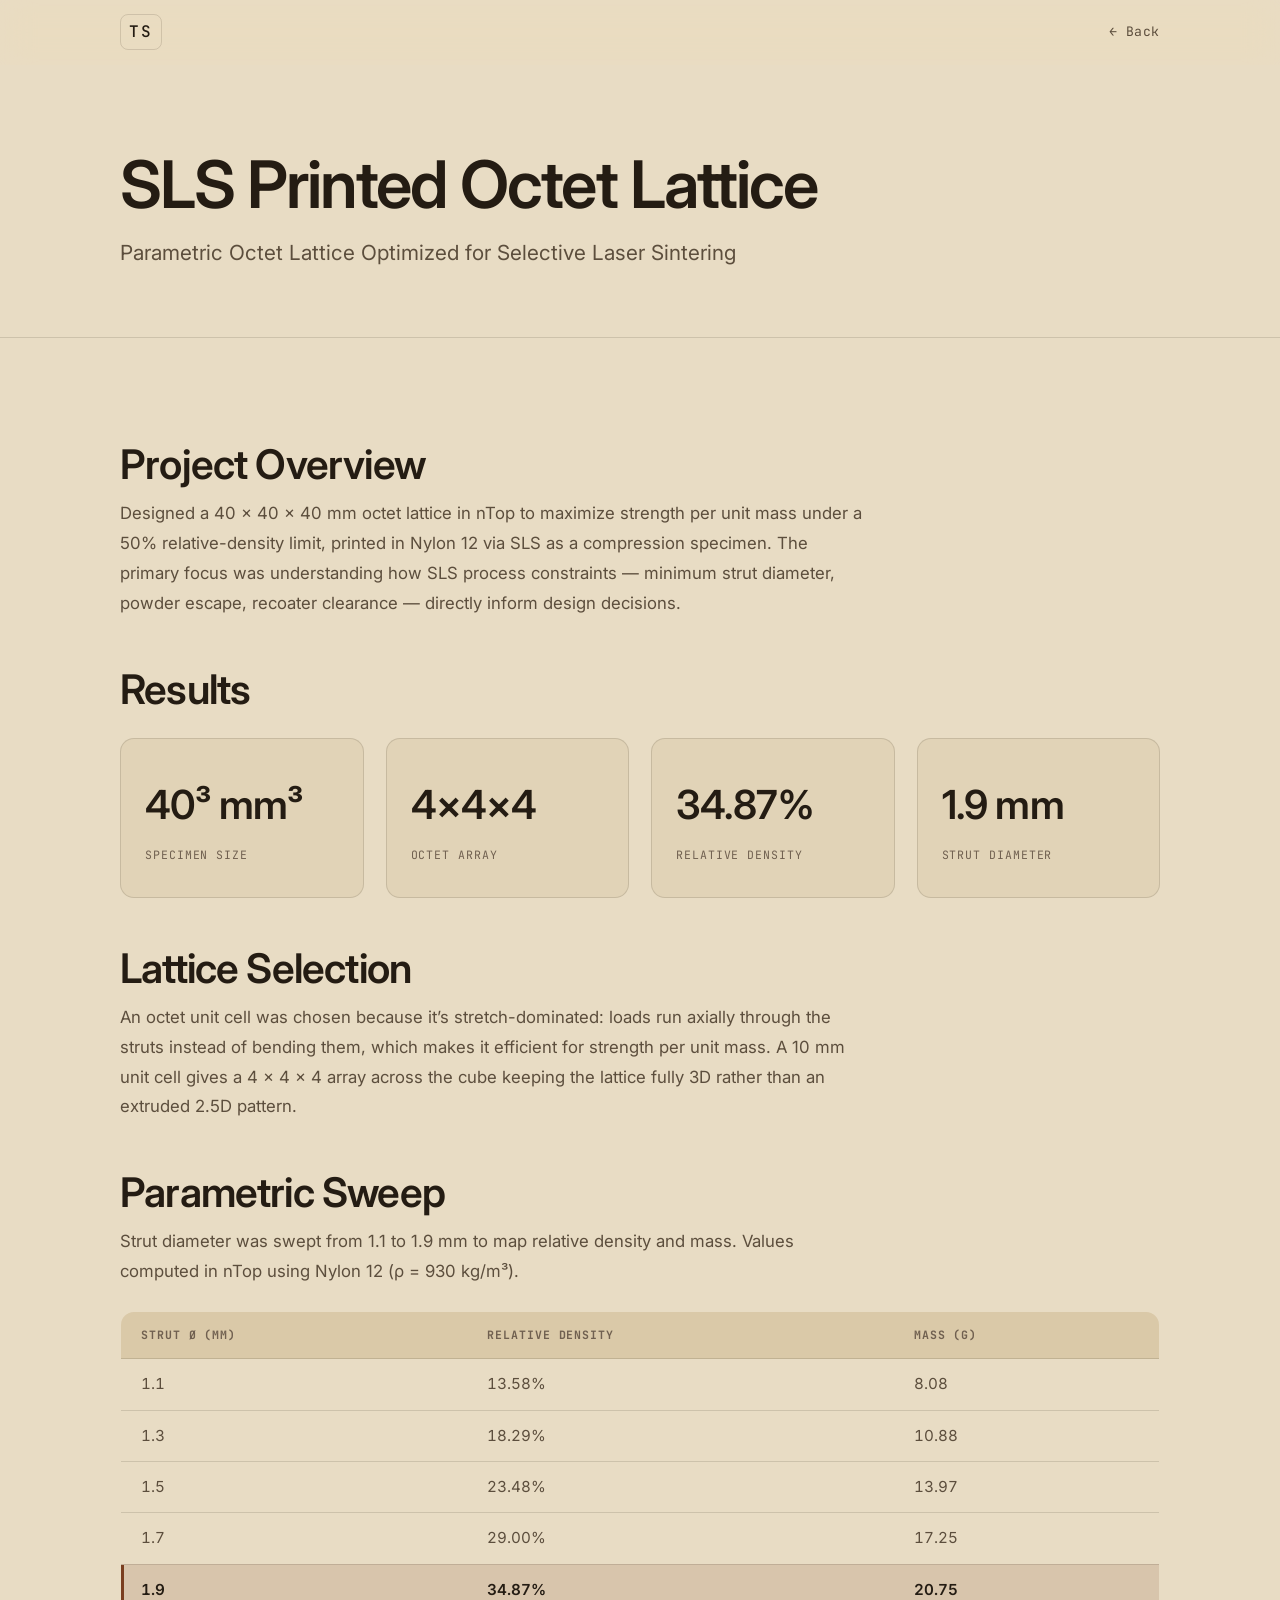
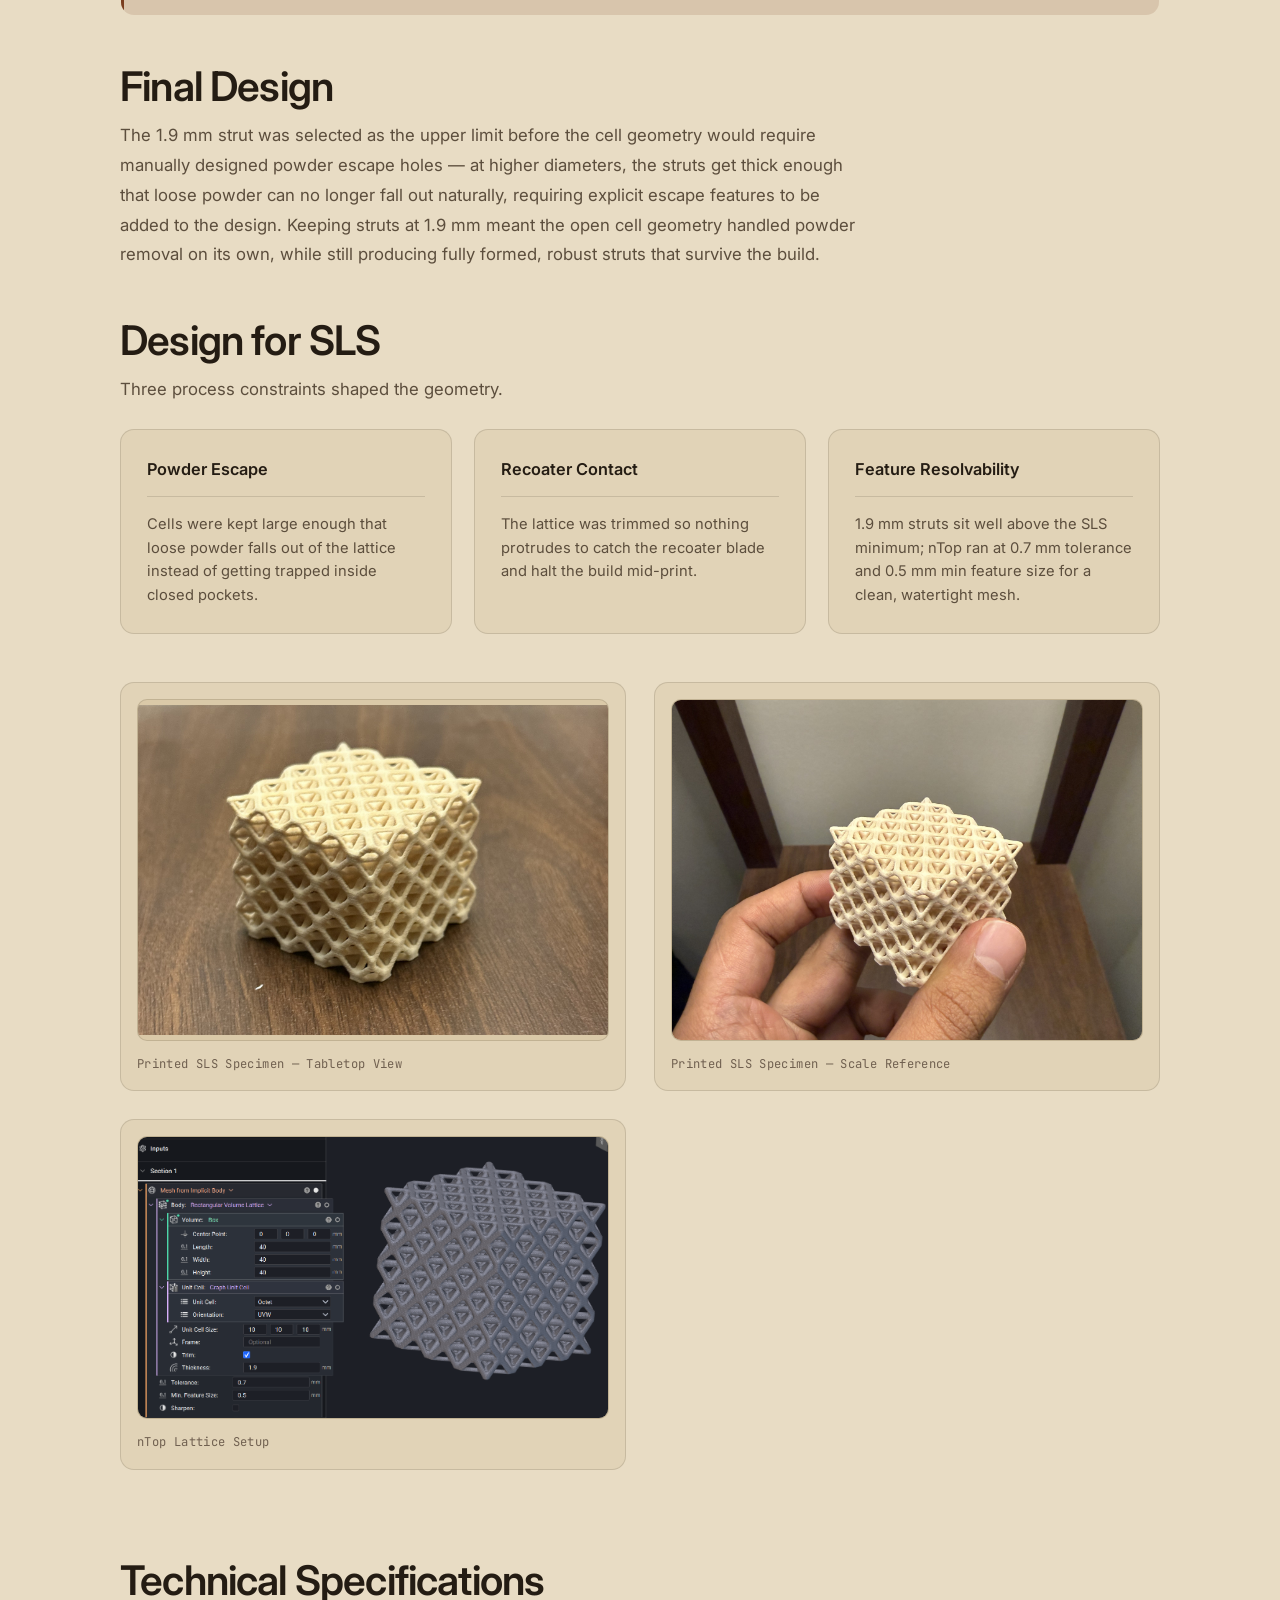
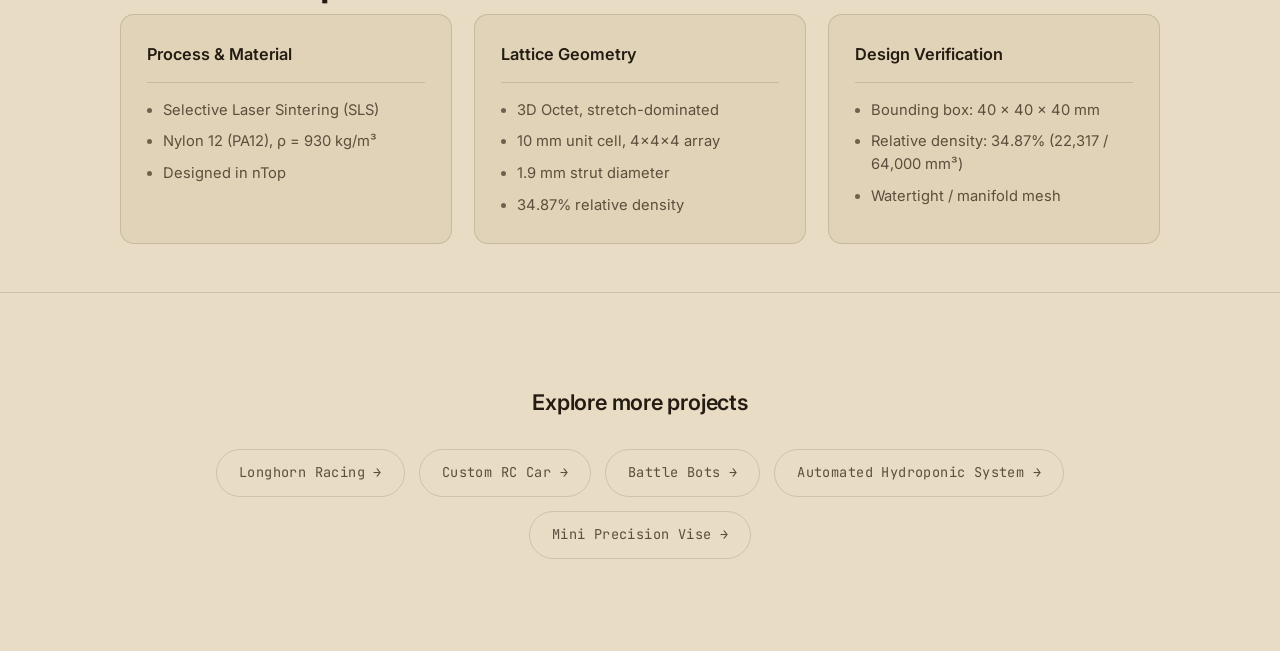
<file: lattice.html>
<!DOCTYPE html>
<html lang="en">
<head>
    <meta charset="UTF-8">
    <meta name="viewport" content="width=device-width, initial-scale=1.0">
    <title>SLS Printed Octet Lattice — Tejas Sachdeva</title>
    <link rel="preconnect" href="https://fonts.googleapis.com">
    <link rel="preconnect" href="https://fonts.gstatic.com" crossorigin>
    <link href="https://fonts.googleapis.com/css2?family=Inter:wght@300;400;500;600;700&family=JetBrains+Mono:wght@400;500&display=swap" rel="stylesheet">
    <link rel="stylesheet" href="styles.css">
    <style>
    /* ---- lattice page: sweep table + pending gallery tile ---- */
    .data-table{width:100%;border-collapse:collapse;margin-top:24px;font-size:.95rem;
      border:1px solid var(--border);border-radius:var(--r);overflow:hidden}
    .data-table th{font-family:var(--font-mono);font-size:.72rem;letter-spacing:.08em;
      text-transform:uppercase;color:var(--text-dim);text-align:left;padding:14px 20px;
      background:var(--surface-2);border-bottom:1px solid var(--border)}
    .data-table td{padding:13px 20px;color:var(--text-muted);border-bottom:1px solid var(--border);
      font-variant-numeric:tabular-nums}
    .data-table tbody tr:last-child td{border-bottom:none}
    .data-table tr.is-selected td{background:var(--accent-soft);color:var(--text);font-weight:600}
    .data-table tr.is-selected td:first-child{box-shadow:inset 3px 0 0 var(--accent)}
    .gallery-pending{display:flex;align-items:center;justify-content:center;min-height:220px;flex:1;
      text-align:center;color:var(--text-dim);font-family:var(--font-mono);font-size:.78rem;
      letter-spacing:.04em;border:1px dashed var(--border-strong);border-radius:var(--r-sm);
      background:var(--surface-2);padding:20px}

    </style>
</head>
<body>
  <nav id="navbar" class="scrolled">
    <div class="container">
      <div class="nav-content">
        <a href="index.html" class="logo">TS</a>
        <a href="index.html#projects" class="back-btn">← Back</a>
      </div>
    </div>
  </nav>

  <header class="project-hero">
    <div class="container">
      <h1>SLS Printed Octet Lattice</h1>
      <p class="subtitle">Parametric Octet Lattice Optimized for Selective Laser Sintering</p>
    </div>
  </header>

  <section class="project-content">
    <div class="container">

      <div class="content-section reveal">
        <h2 class="section-title">Project Overview</h2>
        <p class="section-text">Designed a 40 × 40 × 40 mm octet lattice in nTop to maximize strength per unit mass under a 50% relative-density limit, printed in Nylon 12 via SLS as a compression specimen. The primary focus was understanding how SLS process constraints — minimum strut diameter, powder escape, recoater clearance — directly inform design decisions.</p>
      </div>

      <div class="content-section reveal">
        <h2 class="section-title">Results</h2>
        <div class="results-grid" style="margin-top:26px;margin-bottom:0;">
          <div class="result-item reveal"><div class="result-number">40³ mm³</div><div class="result-label">Specimen Size</div></div>
          <div class="result-item reveal"><div class="result-number">4×4×4</div><div class="result-label">Octet Array</div></div>
          <div class="result-item reveal"><div class="result-number">34.87%</div><div class="result-label">Relative Density</div></div>
          <div class="result-item reveal"><div class="result-number">1.9 mm</div><div class="result-label">Strut Diameter</div></div>
        </div>
      </div>

      <div class="content-section reveal">
        <h2 class="section-title">Lattice Selection</h2>
        <p class="section-text">An octet unit cell was chosen because it’s stretch-dominated: loads run axially through the struts instead of bending them, which makes it efficient for strength per unit mass. A 10 mm unit cell gives a 4 × 4 × 4 array across the cube keeping the lattice fully 3D rather than an extruded 2.5D pattern.</p>
      </div>

      <div class="content-section reveal">
        <h2 class="section-title">Parametric Sweep</h2>
        <p class="section-text">Strut diameter was swept from 1.1 to 1.9 mm to map relative density and mass. Values computed in nTop using Nylon 12 (ρ = 930 kg/m³).</p>
        <table class="data-table reveal">
          <thead><tr><th>Strut Ø (mm)</th><th>Relative Density</th><th>Mass (g)</th></tr></thead>
          <tbody>
            <tr><td>1.1</td><td>13.58%</td><td>8.08</td></tr>
            <tr><td>1.3</td><td>18.29%</td><td>10.88</td></tr>
            <tr><td>1.5</td><td>23.48%</td><td>13.97</td></tr>
            <tr><td>1.7</td><td>29.00%</td><td>17.25</td></tr>
            <tr class="is-selected"><td>1.9</td><td>34.87%</td><td>20.75</td></tr>
          </tbody>
        </table>
      </div>

      <div class="content-section reveal">
        <h2 class="section-title">Final Design</h2>
        <p class="section-text">The 1.9 mm strut was selected as the upper limit before the cell geometry would require manually designed powder escape holes — at higher diameters, the struts get thick enough that loose powder can no longer fall out naturally, requiring explicit escape features to be added to the design. Keeping struts at 1.9 mm meant the open cell geometry handled powder removal on its own, while still producing fully formed, robust struts that survive the build.</p>
      </div>

      <div class="content-section reveal">
        <h2 class="section-title">Design for SLS</h2>
        <p class="section-text">Three process constraints shaped the geometry.</p>
        <div class="specs-grid" style="margin-top:24px;">
          <div class="spec-card reveal">
            <div class="spec-title">Powder Escape</div>
            <div class="spec-value">Cells were kept large enough that loose powder falls out of the lattice instead of getting trapped inside closed pockets.</div>
          </div>
          <div class="spec-card reveal">
            <div class="spec-title">Recoater Contact</div>
            <div class="spec-value">The lattice was trimmed so nothing protrudes to catch the recoater blade and halt the build mid-print.</div>
          </div>
          <div class="spec-card reveal">
            <div class="spec-title">Feature Resolvability</div>
            <div class="spec-value">1.9 mm struts sit well above the SLS minimum; nTop ran at 0.7 mm tolerance and 0.5 mm min feature size for a clean, watertight mesh.</div>
          </div>
        </div>
      </div>

     <div class="image-gallery">
         <figure class="gallery-item reveal">
            <div class="gallery-image"><img src="lattice_printed_1.jpeg" alt="SLS octet lattice specimen on tabletop" loading="lazy"></div>
            <figcaption class="gallery-title">Printed SLS Specimen — Tabletop View</figcaption>
         </figure>
         <figure class="gallery-item reveal">
            <div class="gallery-image"><img src="lattice_printed_2.jpeg" alt="SLS octet lattice specimen held in hand" loading="lazy"></div>
            <figcaption class="gallery-title">Printed SLS Specimen — Scale Reference</figcaption>
         </figure>
         <figure class="gallery-item reveal">
            <div class="gallery-image"><img src="Lattice_Setup.png" alt="nTop octet lattice definition" loading="lazy"></div>
            <figcaption class="gallery-title">nTop Lattice Setup</figcaption>
         </figure>
     </div>

      <div class="content-section" style="margin-top:clamp(56px,8vw,88px);">
        <h2 class="section-title reveal">Technical Specifications</h2>
        <div class="specs-grid">
          <div class="spec-card reveal">
            <div class="spec-title">Process &amp; Material</div>
            <div class="spec-value"><ul>
              <li>Selective Laser Sintering (SLS)</li>
              <li>Nylon 12 (PA12), ρ = 930 kg/m³</li>
              <li>Designed in nTop</li>
            </ul></div>
          </div>
          <div class="spec-card reveal">
            <div class="spec-title">Lattice Geometry</div>
            <div class="spec-value"><ul>
              <li>3D Octet, stretch-dominated</li>
              <li>10 mm unit cell, 4×4×4 array</li>
              <li>1.9 mm strut diameter</li>
              <li>34.87% relative density</li>
            </ul></div>
          </div>
          <div class="spec-card reveal">
            <div class="spec-title">Design Verification</div>
            <div class="spec-value"><ul>
              <li>Bounding box: 40 × 40 × 40 mm</li>
              <li>Relative density: 34.87% (22,317 / 64,000 mm³)</li>
              <li>Watertight / manifold mesh</li>
            </ul></div>
          </div>
        </div>
      </div>

    </div>
  </section>

  <section class="project-navigation">
    <div class="container">
      <h3>Explore more projects</h3>
      <div class="nav-projects">
        <a href="lhr.html" class="nav-project">Longhorn Racing →</a>
        <a href="rc_car.html" class="nav-project">Custom RC Car →</a>
        <a href="battlebots.html" class="nav-project">Battle Bots →</a>
        <a href="ahs.html" class="nav-project">Automated Hydroponic System →</a>
        <a href="mini_vice.html" class="nav-project">Mini Precision Vise →</a>
      </div>
    </div>
  </section>

    <script src="script.js"></script>
</body>
</html>
</file>
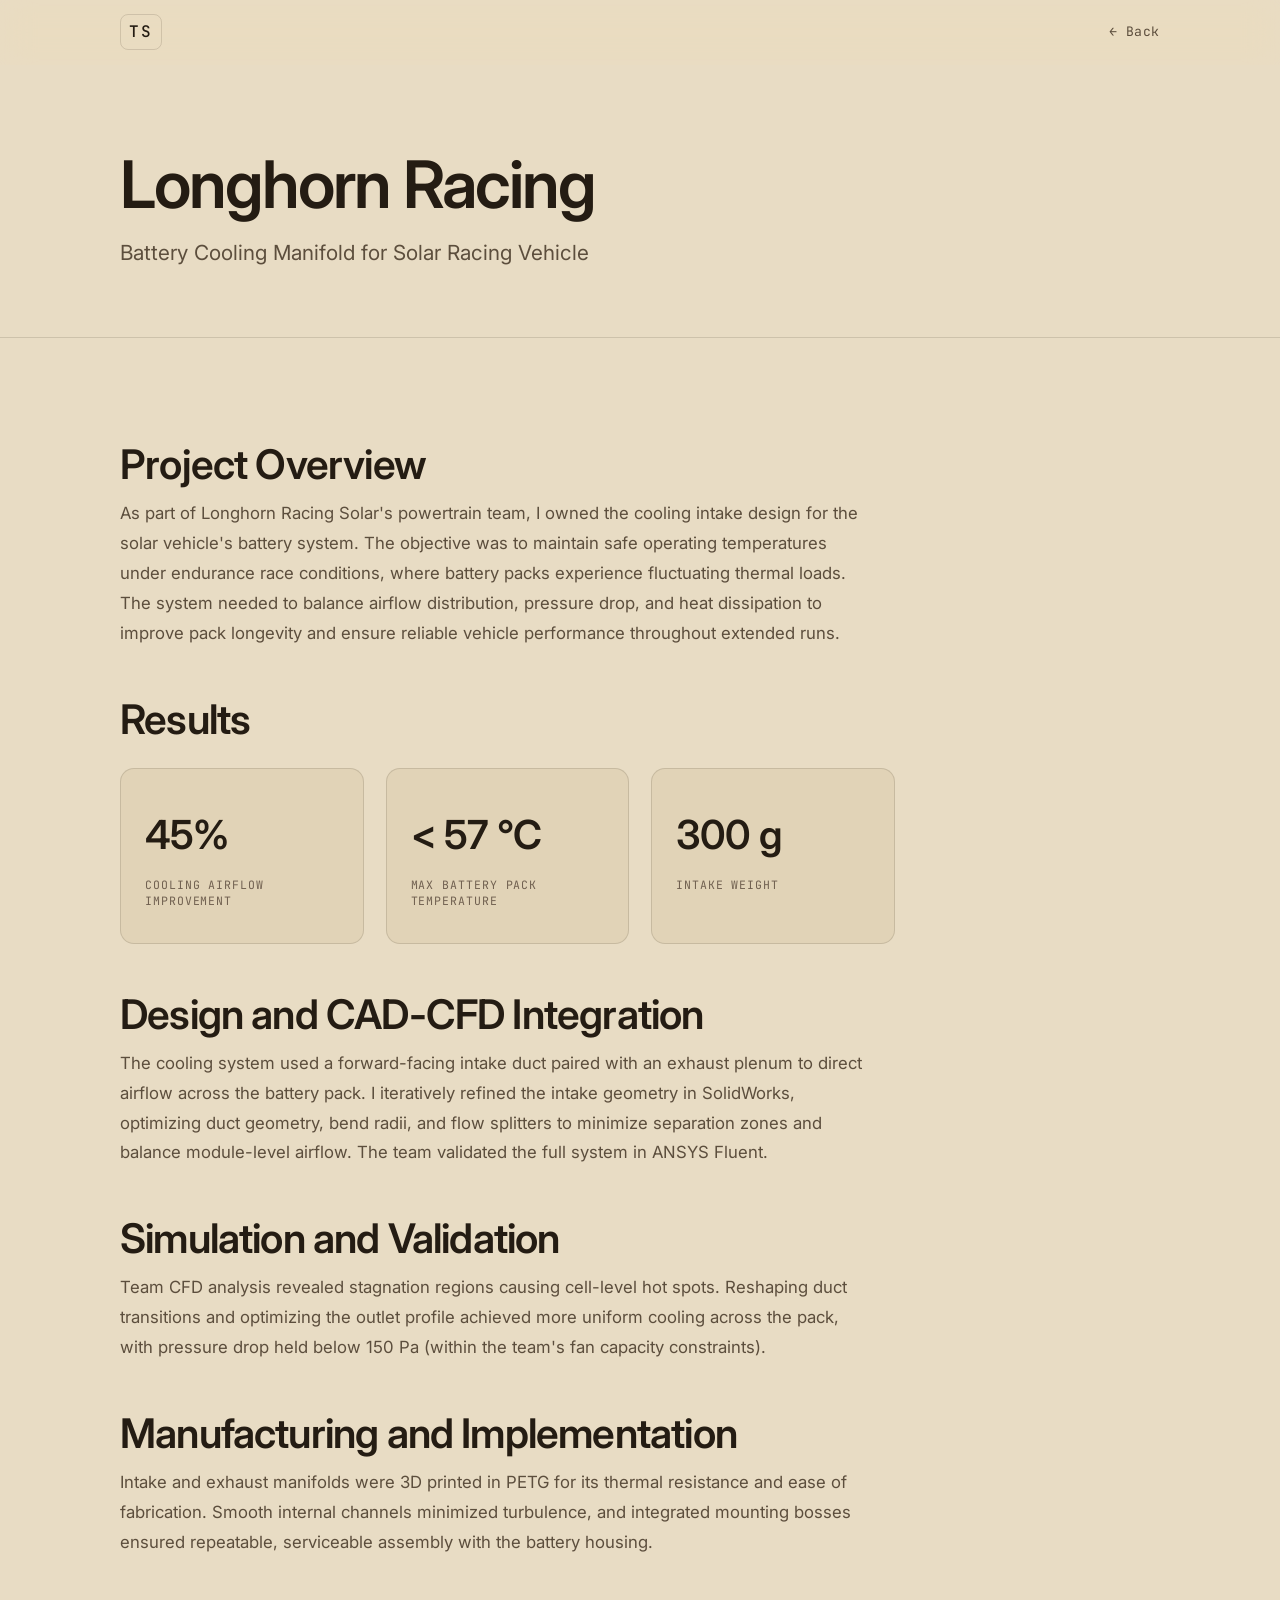
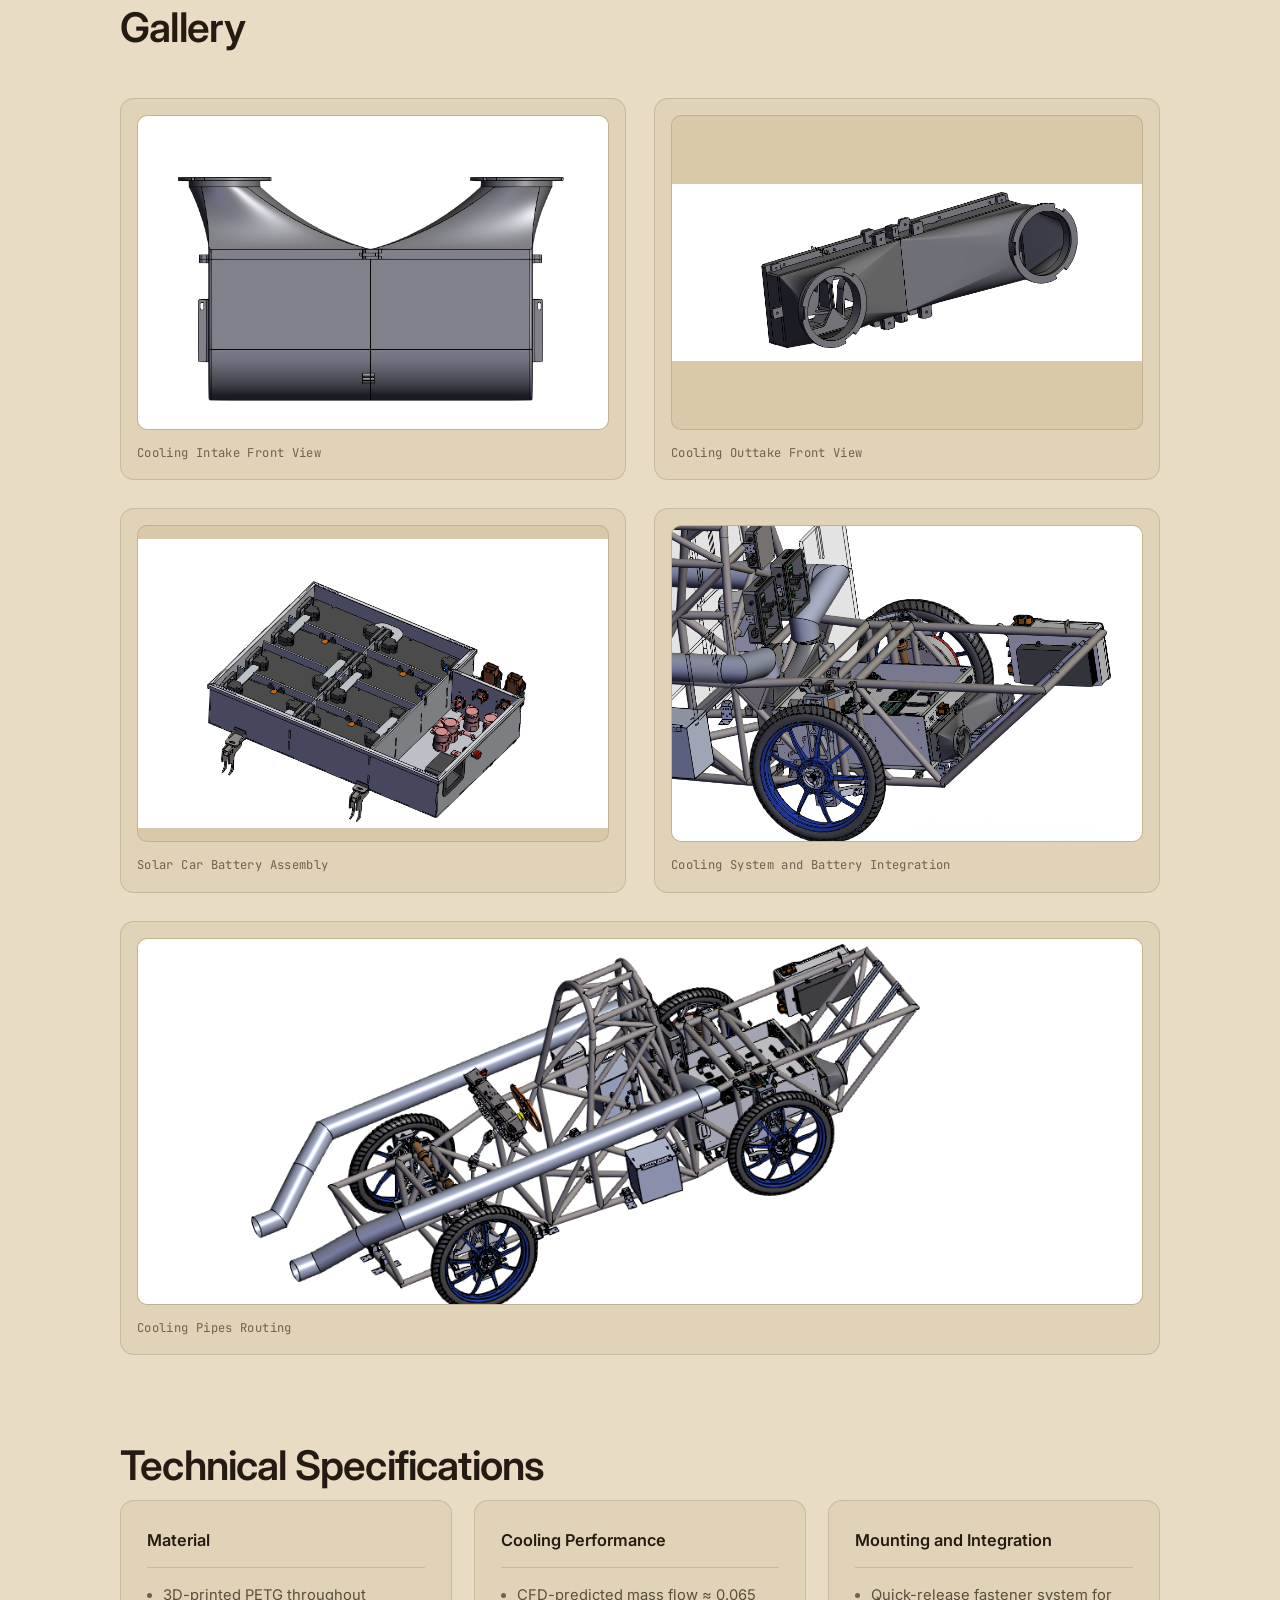
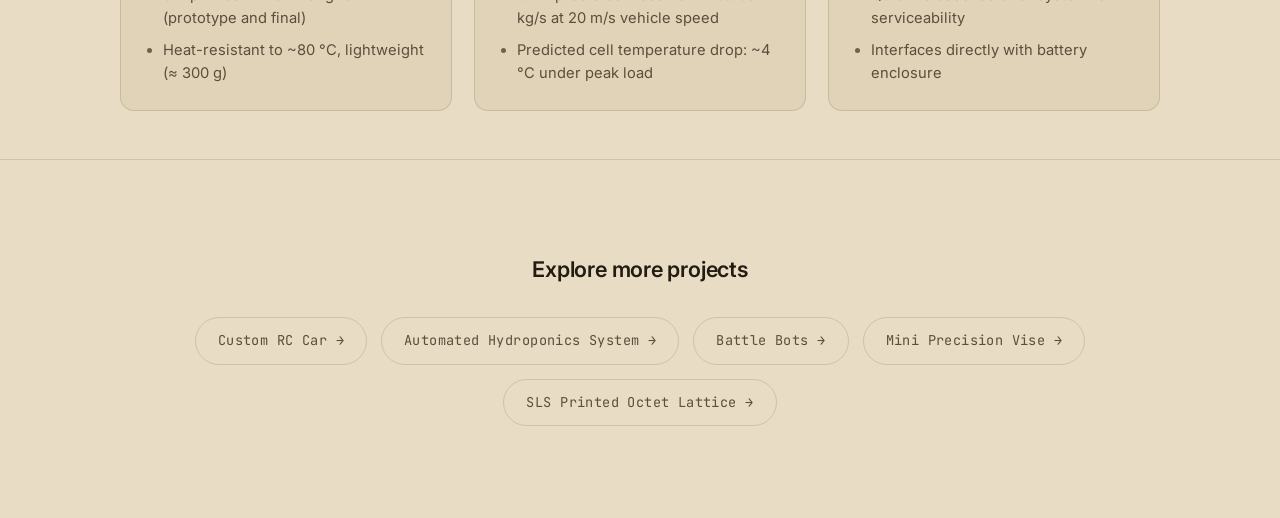
<file: lhr.html>
<!DOCTYPE html>
<html lang="en">
<head>
    <meta charset="UTF-8">
    <meta name="viewport" content="width=device-width, initial-scale=1.0">
    <title>Longhorn Racing — Tejas Sachdeva</title>
    <link rel="preconnect" href="https://fonts.googleapis.com">
    <link rel="preconnect" href="https://fonts.gstatic.com" crossorigin>
    <link href="https://fonts.googleapis.com/css2?family=Inter:wght@300;400;500;600;700&family=JetBrains+Mono:wght@400;500&display=swap" rel="stylesheet">
    <link rel="stylesheet" href="styles.css">
</head>
<body>
    <nav id="navbar" class="scrolled">
        <div class="container">
            <div class="nav-content">
                <a href="index.html" class="logo">TS</a>
                <a href="index.html#projects" class="back-btn">← Back</a>
            </div>
        </div>
    </nav>

    <header class="project-hero">
        <div class="container">
            <h1>Longhorn Racing</h1>
            <p class="subtitle">Battery Cooling Manifold for Solar Racing Vehicle</p>
        </div>
    </header>

    <section class="project-content">
        <div class="container">

            <div class="content-section reveal">
                <h2 class="section-title">Project Overview</h2>
                <p class="section-text">As part of Longhorn Racing Solar's powertrain team, I owned the cooling intake design for the solar vehicle's battery system. The objective was to maintain safe operating temperatures under endurance race conditions, where battery packs experience fluctuating thermal loads. The system needed to balance airflow distribution, pressure drop, and heat dissipation to improve pack longevity and ensure reliable vehicle performance throughout extended runs.</p>
            </div>

            <div class="content-section reveal">
                <h2 class="section-title">Results</h2>
                <div class="results-grid" style="margin-top: 26px; margin-bottom: 0;">
                    <div class="result-item reveal">
                        <div class="result-number">45%</div>
                        <div class="result-label">Cooling Airflow Improvement</div>
                    </div>

                    <div class="result-item reveal">
                        <div class="result-number">&lt; 57 °C</div>
                        <div class="result-label">Max Battery Pack Temperature</div>
                    </div>
                    <div class="result-item reveal">
                        <div class="result-number">300 g</div>
                        <div class="result-label">Intake Weight</div>
                    </div>
                </div>
            </div>

            <div class="content-section reveal">
                <h2 class="section-title">Design and CAD-CFD Integration</h2>
                <p class="section-text">The cooling system used a forward-facing intake duct paired with an exhaust plenum to direct airflow across the battery pack. I iteratively refined the intake geometry in SolidWorks, optimizing duct geometry, bend radii, and flow splitters to minimize separation zones and balance module-level airflow. The team validated the full system in ANSYS Fluent.</p>
            </div>

            <div class="content-section reveal">
                <h2 class="section-title">Simulation and Validation</h2>
                <p class="section-text">Team CFD analysis revealed stagnation regions causing cell-level hot spots. Reshaping duct transitions and optimizing the outlet profile achieved more uniform cooling across the pack, with pressure drop held below 150 Pa (within the team's fan capacity constraints).</p>
            </div>

            <div class="content-section reveal">
                <h2 class="section-title">Manufacturing and Implementation</h2>
                <p class="section-text">Intake and exhaust manifolds were 3D printed in PETG for its thermal resistance and ease of fabrication. Smooth internal channels minimized turbulence, and integrated mounting bosses ensured repeatable, serviceable assembly with the battery housing.</p>
            </div>

            <div class="content-section reveal">
                <h2 class="section-title">Gallery</h2>
            </div>
            <div class="image-gallery">
                <figure class="gallery-item reveal">
                    <div class="gallery-image"><img src="lhr intake front.png" alt="Figure 1: Cooling Intake Front View" loading="lazy"></div>
                    <figcaption class="gallery-title">Cooling Intake Front View</figcaption>
                </figure>
                <figure class="gallery-item reveal">
                    <div class="gallery-image"><img src="lhr outtake.png" alt="Figure 3: Cooling Outtake Front View" loading="lazy"></div>
                    <figcaption class="gallery-title">Cooling Outtake Front View</figcaption>
                </figure>
                <figure class="gallery-item reveal">
                    <div class="gallery-image"><img src="lhr battery.png" alt="Figure 5: Solar Car Battery Assembly" loading="lazy"></div>
                    <figcaption class="gallery-title">Solar Car Battery Assembly</figcaption>
                </figure>
                <figure class="gallery-item reveal">
                    <div class="gallery-image"><img src="batt integ.png" alt="Figure 6: Cooling System and Battery Integration" loading="lazy"></div>
                    <figcaption class="gallery-title">Cooling System and Battery Integration</figcaption>
                </figure>
                <figure class="gallery-item reveal wide-image">
                    <div class="gallery-image"><img src="lhr routing.png" alt="Figure 7: Cooling Pipes Routing" loading="lazy"></div>
                    <figcaption class="gallery-title">Cooling Pipes Routing</figcaption>
                </figure>
            </div>

            <div class="content-section" style="margin-top: clamp(56px, 8vw, 88px);">
                <h2 class="section-title reveal">Technical Specifications</h2>
                <div class="specs-grid">
                    <div class="spec-card reveal">
                        <div class="spec-title">Material</div>
                        <div class="spec-value">
                            <ul>
                                <li>3D-printed PETG throughout (prototype and final)</li>
                                <li>Heat-resistant to ~80 °C, lightweight (≈ 300 g)</li>
                            </ul>
                        </div>
                    </div>
                    <div class="spec-card reveal">
                        <div class="spec-title">Cooling Performance</div>
                        <div class="spec-value">
                            <ul>
                                <li>CFD-predicted mass flow ≈ 0.065 kg/s at 20 m/s vehicle speed</li>
                                <li>Predicted cell temperature drop: ~4 °C under peak load</li>
                            </ul>
                        </div>
                    </div>
                    <div class="spec-card reveal">
                        <div class="spec-title">Mounting and Integration</div>
                        <div class="spec-value">
                            <ul>
                                <li>Quick-release fastener system for serviceability</li>
                                <li>Interfaces directly with battery enclosure</li>
                            </ul>
                        </div>
                    </div>
                </div>
            </div>

        </div>
    </section>

    <section class="project-navigation">
        <div class="container">
            <h3>Explore more projects</h3>
            <div class="nav-projects">
                <a href="rc_car.html" class="nav-project">Custom RC Car →</a>
                <a href="ahs.html" class="nav-project">Automated Hydroponics System →</a>
                <a href="battlebots.html" class="nav-project">Battle Bots →</a>
                <a href="mini_vice.html" class="nav-project">Mini Precision Vise →</a>
                <a href="lattice.html" class="nav-project">SLS Printed Octet Lattice →</a>
            </div>
        </div>
    </section>

    <script src="script.js"></script>
</body>
</html>
</file>
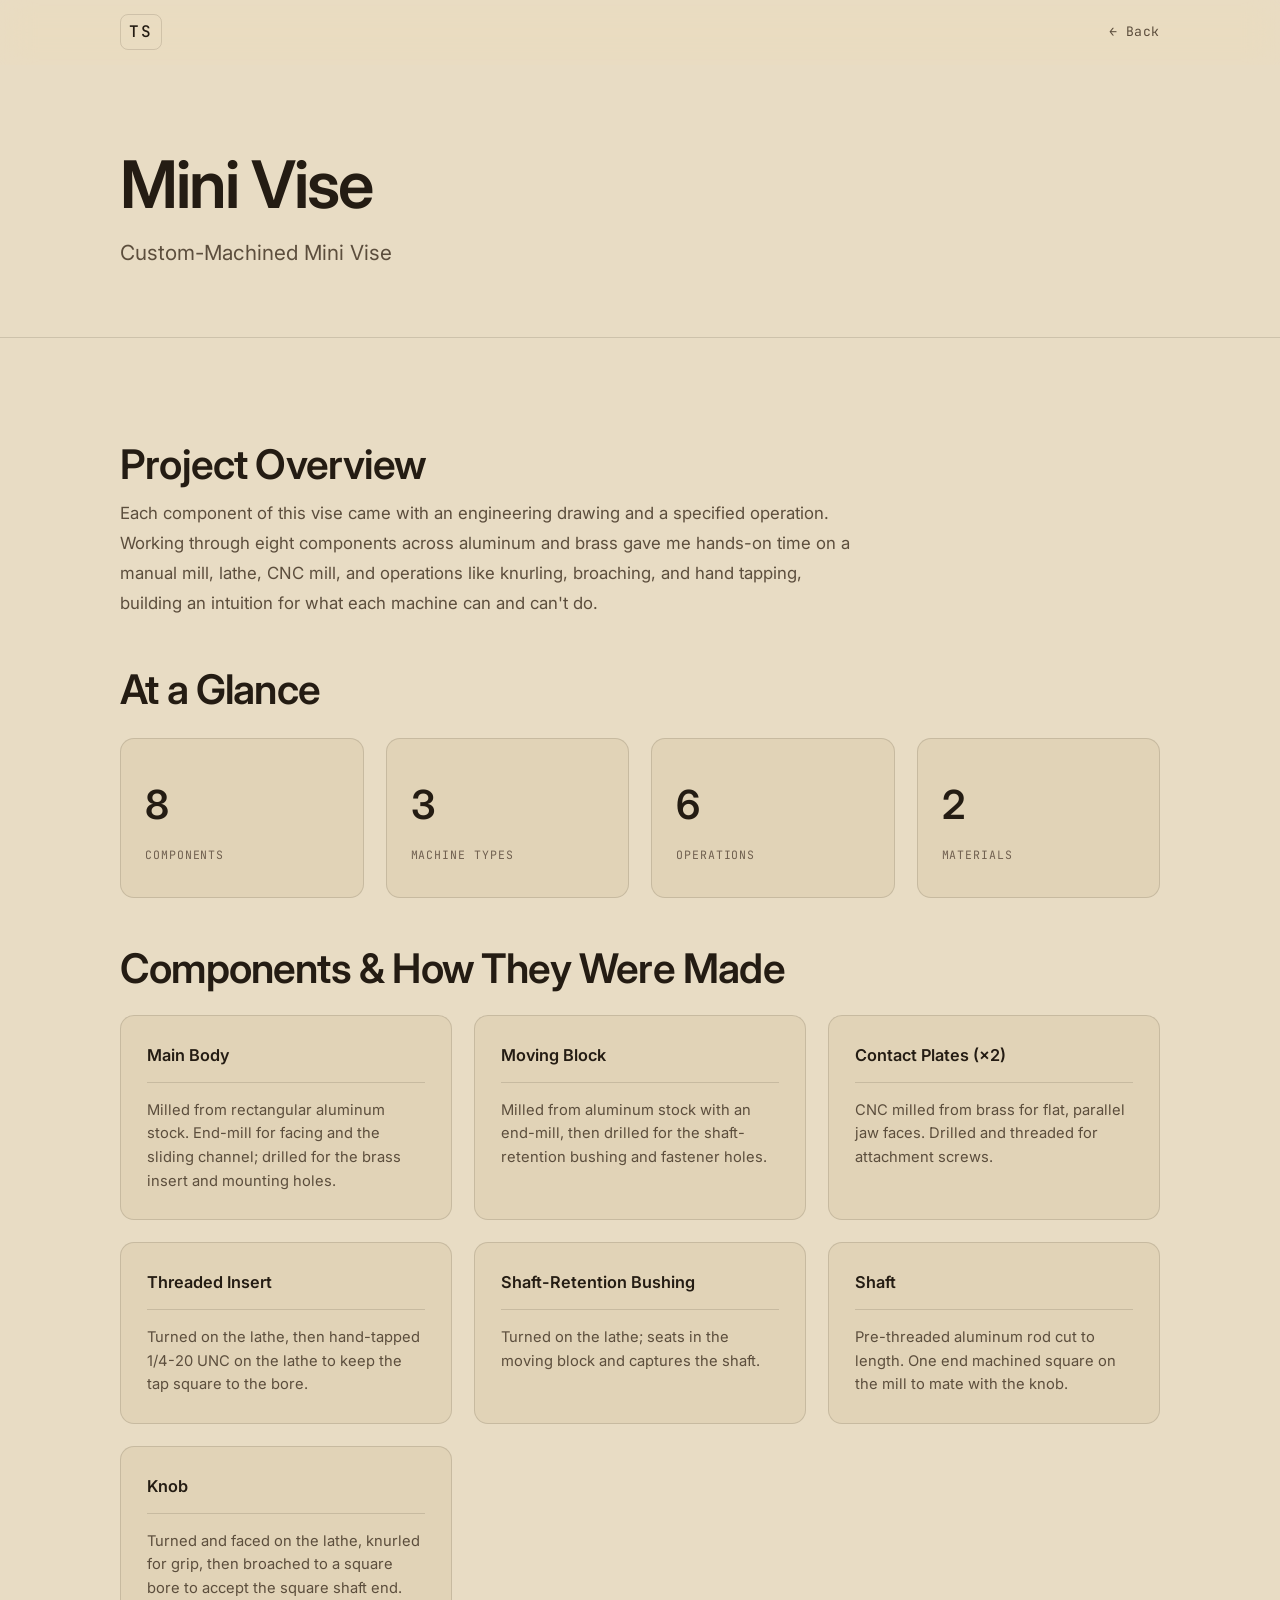
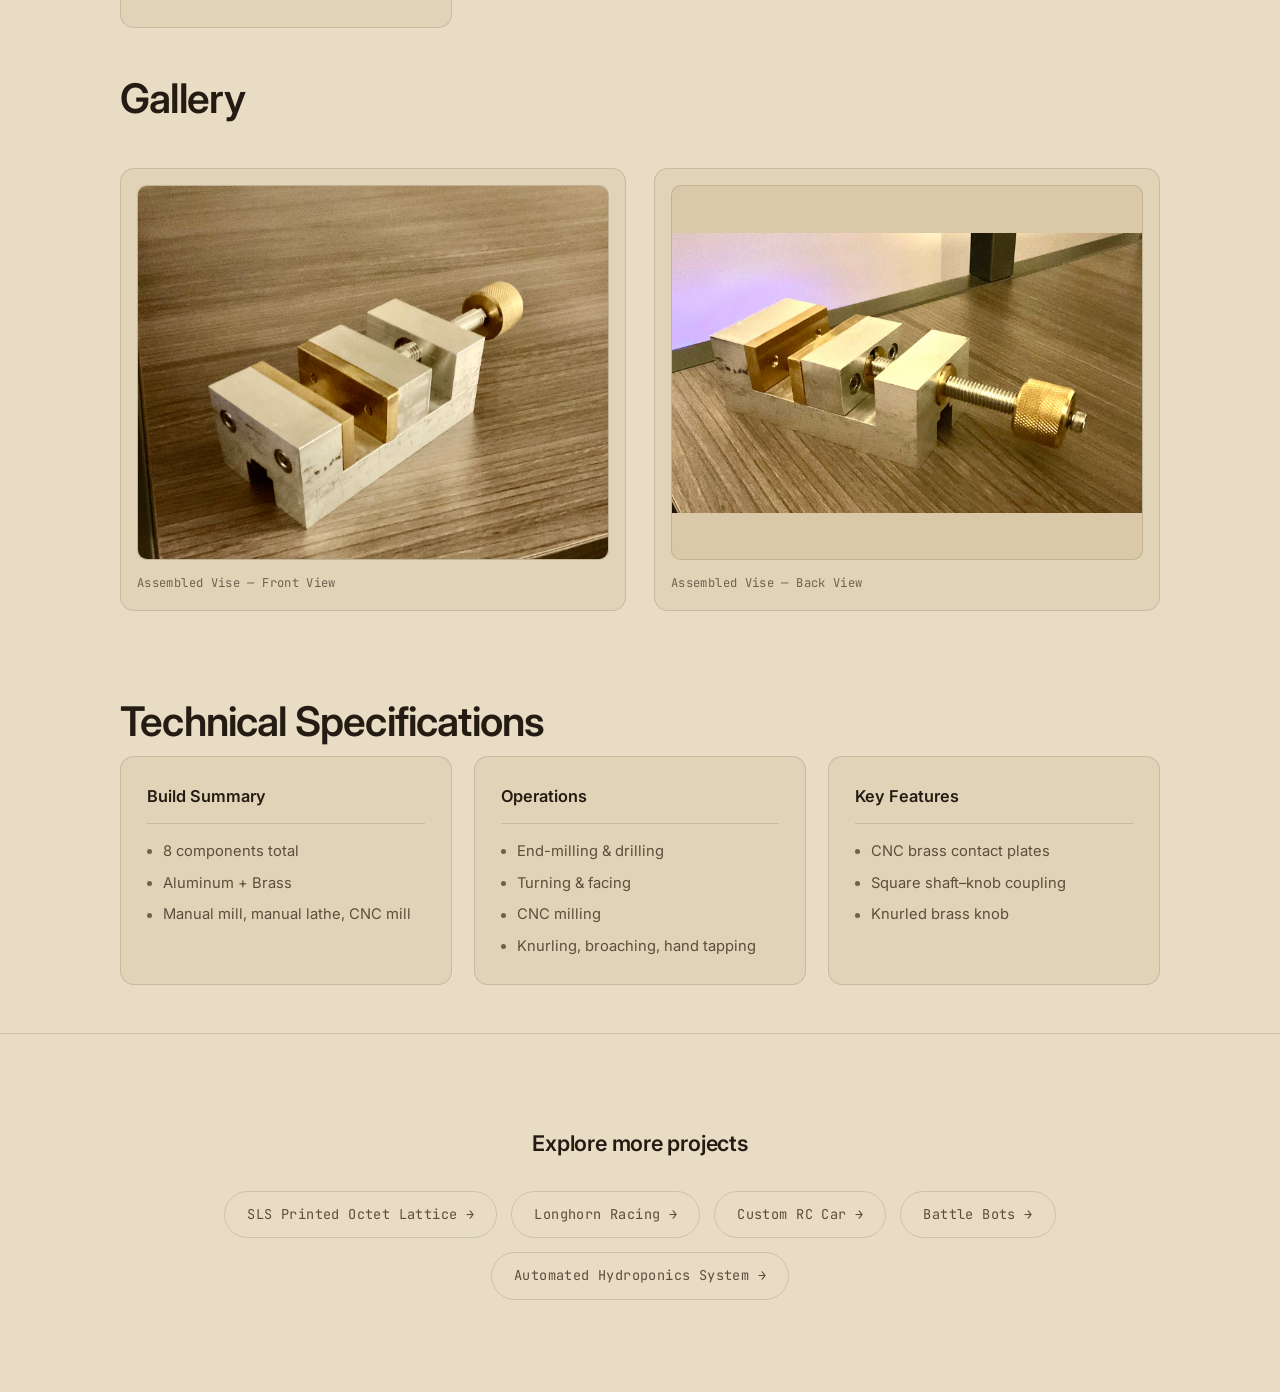
<file: mini_vice.html>
<!DOCTYPE html>
<html lang="en">
<head>
    <meta charset="UTF-8">
    <meta name="viewport" content="width=device-width, initial-scale=1.0">
    <title>Mini Vise — Tejas Sachdeva</title>
    <link rel="preconnect" href="https://fonts.googleapis.com">
    <link rel="preconnect" href="https://fonts.gstatic.com" crossorigin>
    <link href="https://fonts.googleapis.com/css2?family=Inter:wght@300;400;500;600;700&family=JetBrains+Mono:wght@400;500&display=swap" rel="stylesheet">
    <link rel="stylesheet" href="styles.css">
    <style>
    /* ---- shared coursework-page helper: pending gallery tile ---- */
    .gallery-pending{display:flex;align-items:center;justify-content:center;min-height:220px;flex:1;
      text-align:center;color:var(--text-dim);font-family:var(--font-mono);font-size:.78rem;
      letter-spacing:.04em;border:1px dashed var(--border-strong);border-radius:var(--r-sm);
      background:var(--surface-2);padding:20px}

    </style>
</head>
<body>
  <nav id="navbar" class="scrolled">
    <div class="container">
      <div class="nav-content">
        <a href="index.html" class="logo">TS</a>
        <a href="index.html#projects" class="back-btn">← Back</a>
      </div>
    </div>
  </nav>

  <header class="project-hero">
    <div class="container">
      <h1>Mini Vise</h1>
      <p class="subtitle">Custom-Machined Mini Vise</p>
    </div>
  </header>

  <section class="project-content">
    <div class="container">

      <div class="content-section reveal">
        <h2 class="section-title">Project Overview</h2>
        <p class="section-text">Each component of this vise came with an engineering drawing and a specified operation. Working through eight components across aluminum and brass gave me hands-on time on a manual mill, lathe, CNC mill, and operations like knurling, broaching, and hand tapping, building an intuition for what each machine can and can't do.</p>
      </div>

      <div class="content-section reveal">
        <h2 class="section-title">At a Glance</h2>
        <div class="results-grid" style="margin-top:26px;margin-bottom:0;">
          <div class="result-item reveal"><div class="result-number">8</div><div class="result-label">Components</div></div>
          <div class="result-item reveal"><div class="result-number">3</div><div class="result-label">Machine Types</div></div>
          <div class="result-item reveal"><div class="result-number">6</div><div class="result-label">Operations</div></div>
          <div class="result-item reveal"><div class="result-number">2</div><div class="result-label">Materials</div></div>
        </div>
      </div>

      <div class="content-section reveal">
        <h2 class="section-title">Components &amp; How They Were Made</h2>
        <div class="specs-grid" style="margin-top:24px;">
          <div class="spec-card reveal">
            <div class="spec-title">Main Body</div>
            <div class="spec-value">Milled from rectangular aluminum stock. End-mill for facing and the sliding channel; drilled for the brass insert and mounting holes.</div>
          </div>
          <div class="spec-card reveal">
            <div class="spec-title">Moving Block</div>
            <div class="spec-value">Milled from aluminum stock with an end-mill, then drilled for the shaft-retention bushing and fastener holes.</div>
          </div>
          <div class="spec-card reveal">
            <div class="spec-title">Contact Plates (×2)</div>
            <div class="spec-value">CNC milled from brass for flat, parallel jaw faces. Drilled and threaded for attachment screws.</div>
          </div>
          <div class="spec-card reveal">
            <div class="spec-title">Threaded Insert</div>
            <div class="spec-value">Turned on the lathe, then hand-tapped 1/4-20 UNC on the lathe to keep the tap square to the bore.</div>
          </div>
          <div class="spec-card reveal">
            <div class="spec-title">Shaft-Retention Bushing</div>
            <div class="spec-value">Turned on the lathe; seats in the moving block and captures the shaft.</div>
          </div>
          <div class="spec-card reveal">
            <div class="spec-title">Shaft</div>
            <div class="spec-value">Pre-threaded aluminum rod cut to length. One end machined square on the mill to mate with the knob.</div>
          </div>
          <div class="spec-card reveal">
            <div class="spec-title">Knob</div>
            <div class="spec-value">Turned and faced on the lathe, knurled for grip, then broached to a square bore to accept the square shaft end.</div>
          </div>
        </div>
      </div>

      <div class="content-section reveal">
        <h2 class="section-title">Gallery</h2>
      </div>
      <div class="image-gallery">
        <figure class="gallery-item reveal">
          <div class="gallery-image"><img src="mini_vice_1.jpeg" alt="Mini vise assembled, three-quarter view" loading="lazy"></div>
          <figcaption class="gallery-title">Assembled Vise — Front View</figcaption>
        </figure>
        <figure class="gallery-item reveal">
          <div class="gallery-image"><img src="mini_vice_2.jpeg" alt="Mini vise assembled, lead-screw side" loading="lazy"></div>
          <figcaption class="gallery-title">Assembled Vise — Back View</figcaption>
        </figure>
      </div>

      <div class="content-section" style="margin-top:clamp(56px,8vw,88px);">
        <h2 class="section-title reveal">Technical Specifications</h2>
        <div class="specs-grid">
          <div class="spec-card reveal">
            <div class="spec-title">Build Summary</div>
            <div class="spec-value"><ul>
              <li>8 components total</li>
              <li>Aluminum + Brass</li>
              <li>Manual mill, manual lathe, CNC mill</li>
            </ul></div>
          </div>
          <div class="spec-card reveal">
            <div class="spec-title">Operations</div>
            <div class="spec-value"><ul>
              <li>End-milling &amp; drilling</li>
              <li>Turning &amp; facing</li>
              <li>CNC milling</li>
              <li>Knurling, broaching, hand tapping</li>
            </ul></div>
          </div>
          <div class="spec-card reveal">
            <div class="spec-title">Key Features</div>
            <div class="spec-value"><ul>
              <li>CNC brass contact plates</li>
              <li>Square shaft–knob coupling</li>
              <li>Knurled brass knob</li>
            </ul></div>
          </div>
        </div>
      </div>

    </div>
  </section>

  <section class="project-navigation">
    <div class="container">
      <h3>Explore more projects</h3>
      <div class="nav-projects">
        <a href="lattice.html" class="nav-project">SLS Printed Octet Lattice →</a>
        <a href="lhr.html" class="nav-project">Longhorn Racing →</a>
        <a href="rc_car.html" class="nav-project">Custom RC Car →</a>
        <a href="battlebots.html" class="nav-project">Battle Bots →</a>
        <a href="ahs.html" class="nav-project">Automated Hydroponics System →</a>
      </div>
    </div>
  </section>

    <script src="script.js"></script>
</body>
</html>
</file>
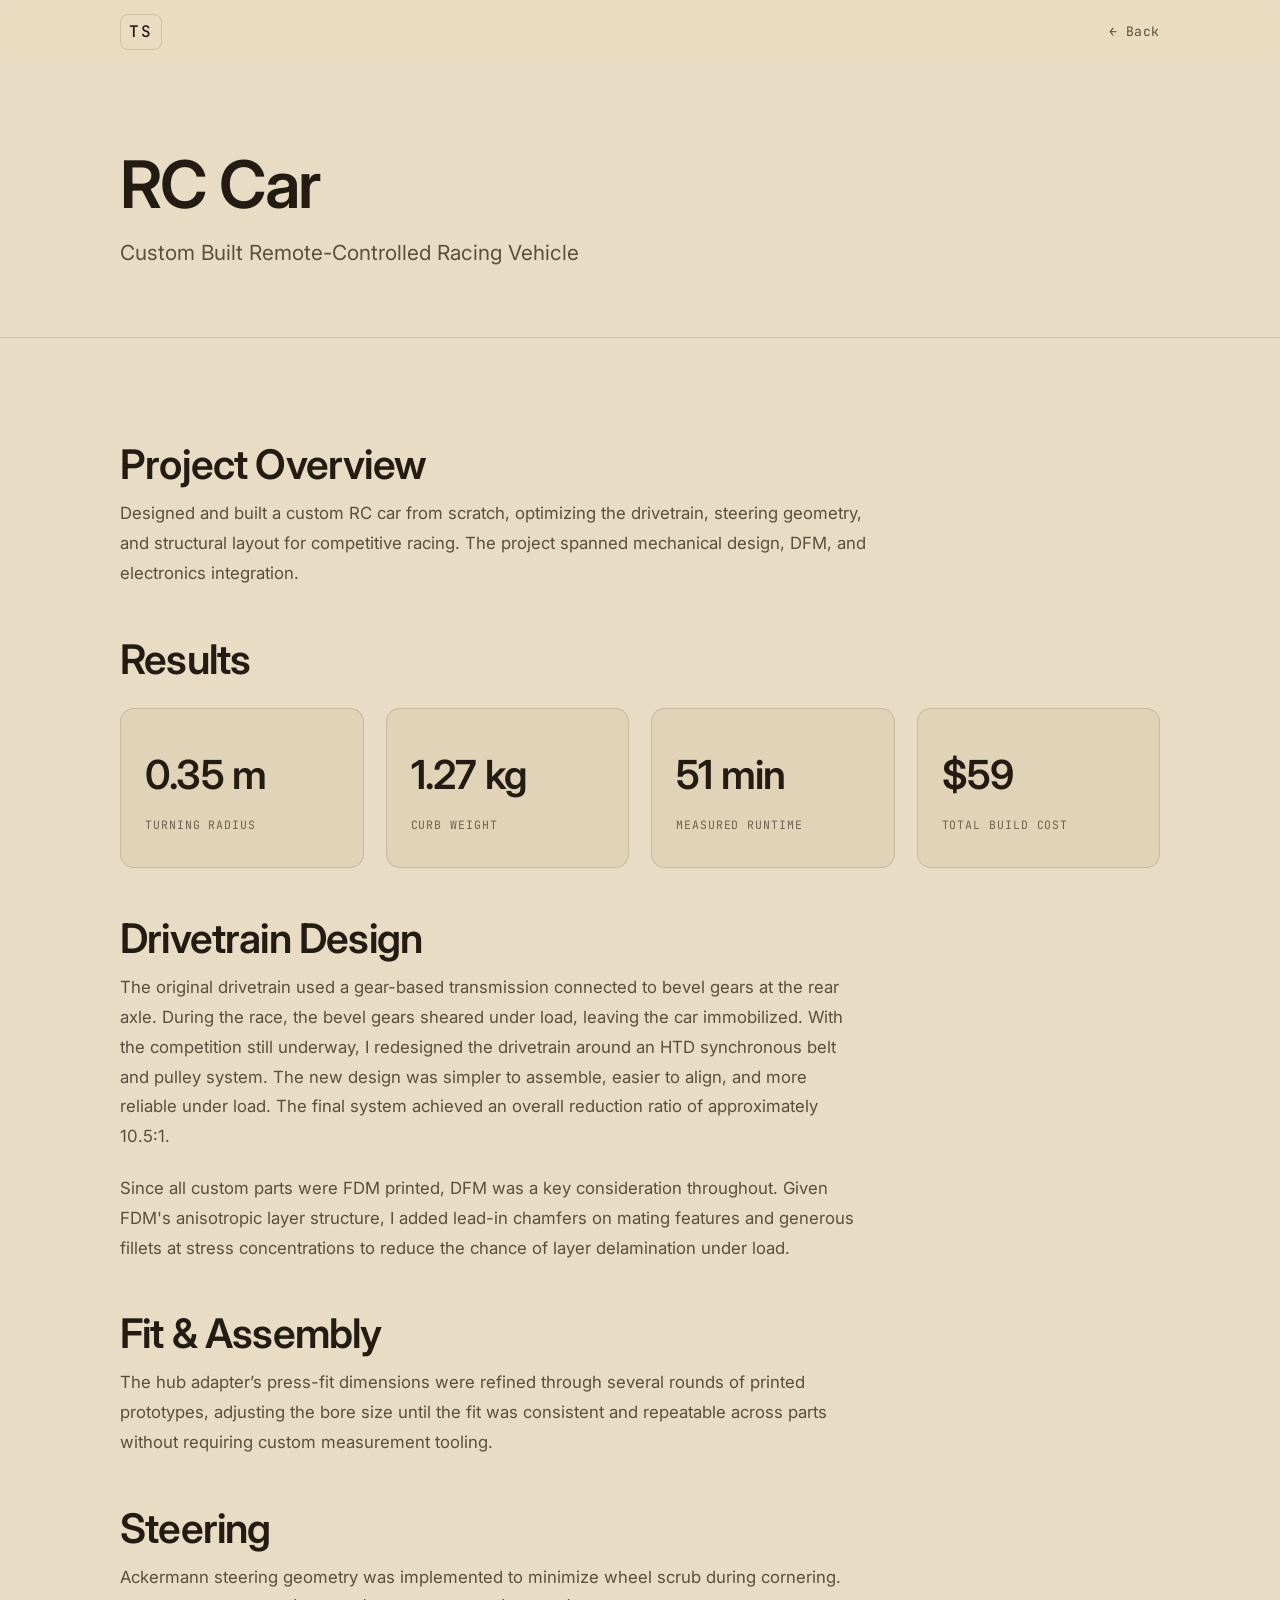
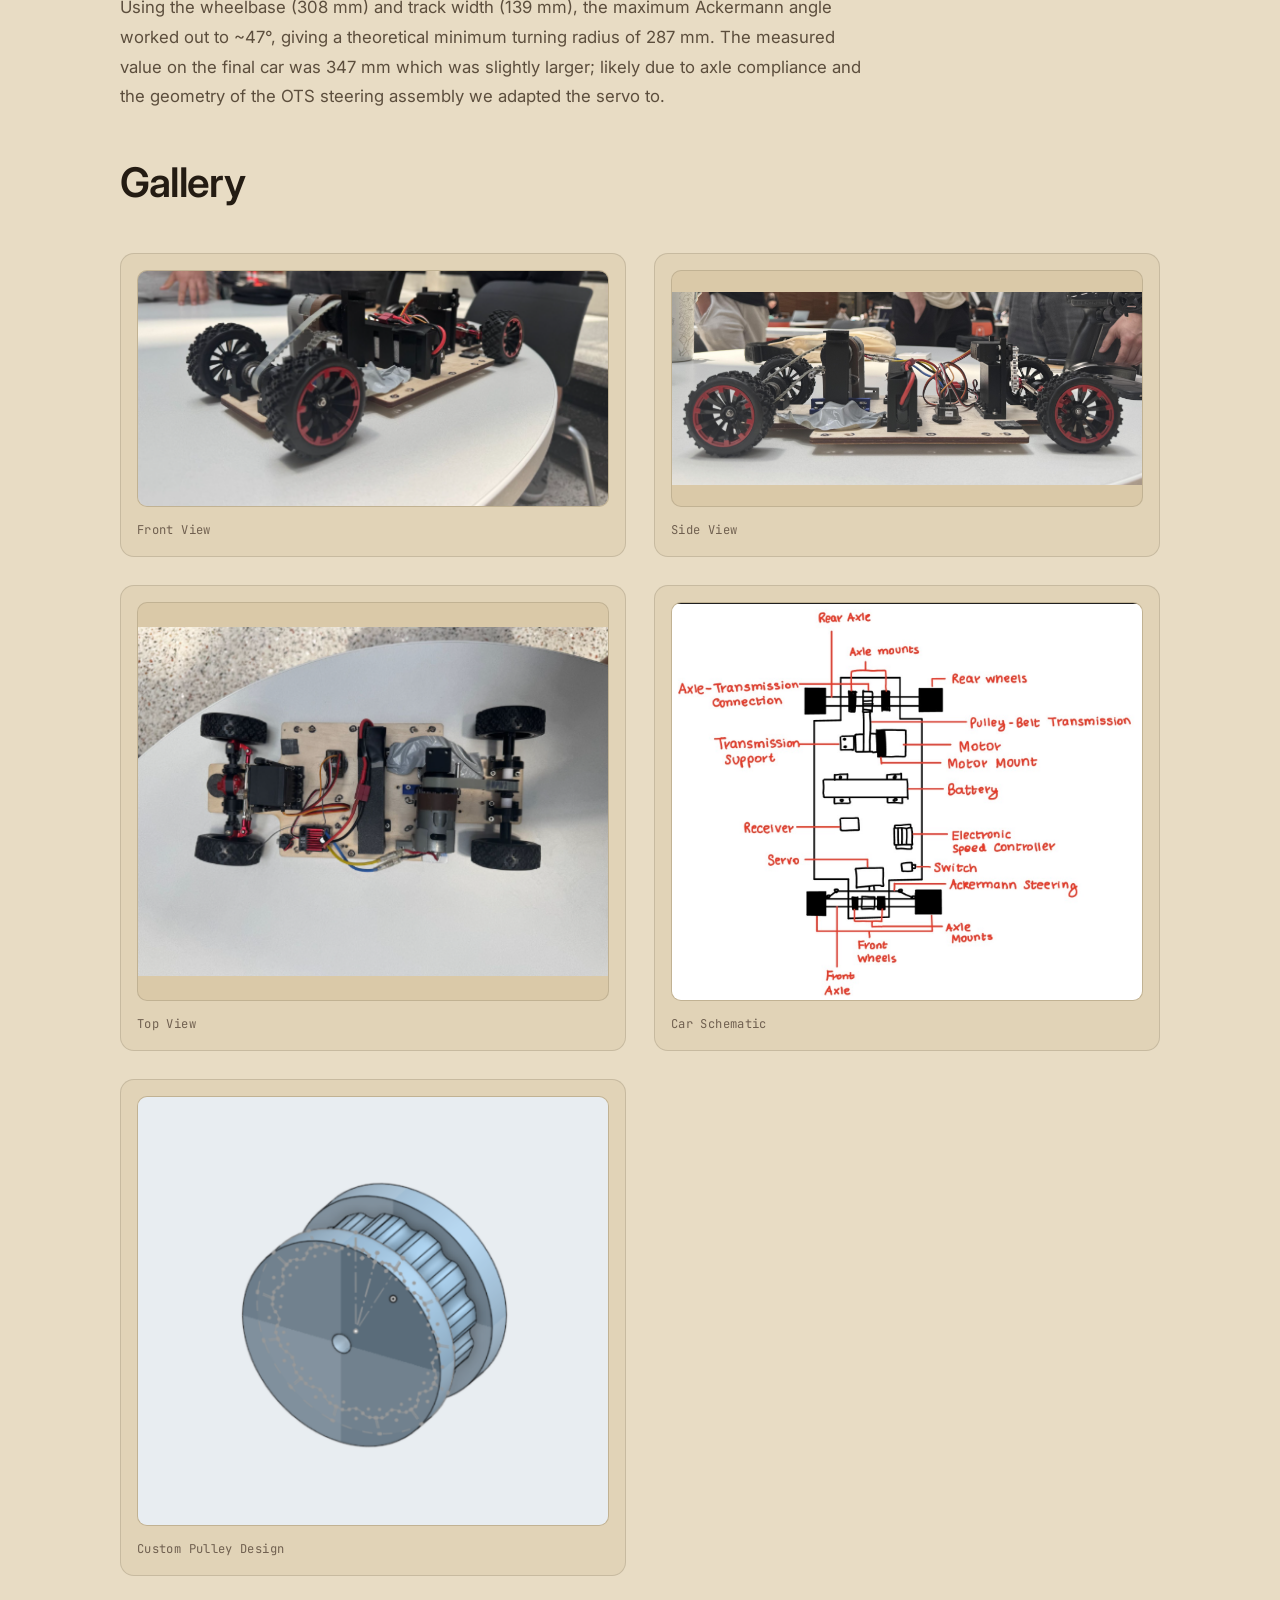
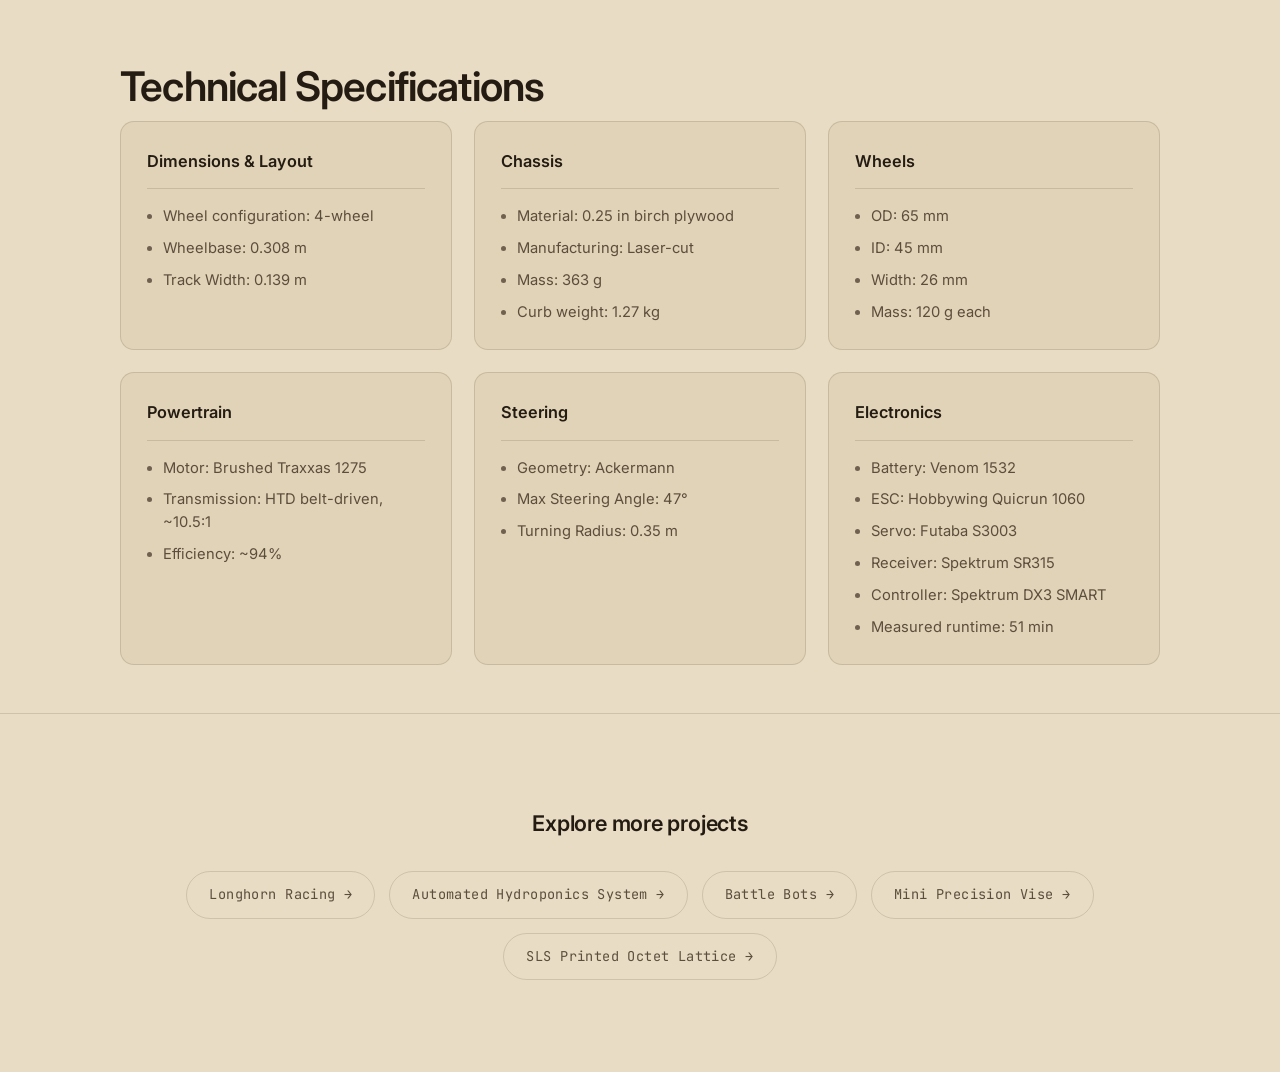
<file: rc_car.html>
<!DOCTYPE html>
<html lang="en">
<head>
    <meta charset="UTF-8">
    <meta name="viewport" content="width=device-width, initial-scale=1.0">
    <title>RC Car — Tejas Sachdeva</title>
    <link rel="preconnect" href="https://fonts.googleapis.com">
    <link rel="preconnect" href="https://fonts.gstatic.com" crossorigin>
    <link href="https://fonts.googleapis.com/css2?family=Inter:wght@300;400;500;600;700&family=JetBrains+Mono:wght@400;500&display=swap" rel="stylesheet">
    <link rel="stylesheet" href="styles.css">
</head>
<body>
    <nav id="navbar" class="scrolled">
        <div class="container">
            <div class="nav-content">
                <a href="index.html" class="logo">TS</a>
                <a href="index.html#projects" class="back-btn">← Back</a>
            </div>
        </div>
    </nav>

    <header class="project-hero">
        <div class="container">
            <h1>RC Car</h1>
            <p class="subtitle">Custom Built Remote-Controlled Racing Vehicle</p>
        </div>
    </header>

    <section class="project-content">
        <div class="container">

            <div class="content-section reveal">
                <h2 class="section-title">Project Overview</h2>
                <p class="section-text">Designed and built a custom RC car from scratch, optimizing the drivetrain, steering geometry, and structural layout for competitive racing. The project spanned mechanical design, DFM, and electronics integration.</p>
            </div>

            <div class="content-section reveal">
                <h2 class="section-title">Results</h2>
                <div class="results-grid" style="margin-top: 26px; margin-bottom: 0;">
                    <div class="result-item reveal">
                        <div class="result-number">0.35 m</div>
                        <div class="result-label">Turning Radius</div>
                    </div>
                    <div class="result-item reveal">
                        <div class="result-number">1.27 kg</div>
                        <div class="result-label">Curb Weight</div>
                    </div>
                    <div class="result-item reveal">
                        <div class="result-number">51 min</div>
                        <div class="result-label">Measured Runtime</div>
                    </div>
                    <div class="result-item reveal">
                        <div class="result-number">$59</div>
                        <div class="result-label">Total Build Cost</div>
                    </div>
                </div>
            </div>

            <div class="content-section reveal">
                <h2 class="section-title">Drivetrain Design</h2>
                <p class="section-text">The original drivetrain used a gear-based transmission connected to bevel gears at the rear axle. During the race, the bevel gears sheared under load, leaving the car immobilized. With the competition still underway, I redesigned the drivetrain around an HTD synchronous belt and pulley system. The new design was simpler to assemble, easier to align, and more reliable under load. The final system achieved an overall reduction ratio of approximately 10.5:1. </p>
                <p class="section-text">Since all custom parts were FDM printed, DFM was a key consideration throughout. Given FDM's anisotropic layer structure, I added lead-in chamfers on mating features and generous fillets at stress concentrations to reduce the chance of layer delamination under load.</p>
            </div>

            <div class="content-section reveal">
                <h2 class="section-title">Fit & Assembly</h2>
                <p class="section-text">The hub adapter’s press-fit dimensions were refined through several rounds of printed prototypes, adjusting the bore size until the fit was consistent and repeatable across parts without requiring custom measurement tooling.</p>
            </div>

            <div class="content-section reveal">
                <h2 class="section-title">Steering</h2>
                <p class="section-text">Ackermann steering geometry was implemented to minimize wheel scrub during cornering. Using the wheelbase (308 mm) and track width (139 mm), the maximum Ackermann angle worked out to ~47°, giving a theoretical minimum turning radius of 287 mm. The measured value on the final car was 347 mm which was slightly larger; likely due to axle compliance and the geometry of the OTS steering assembly we adapted the servo to.</p>
            </div>

            <div class="content-section reveal">
                <h2 class="section-title">Gallery</h2>
            </div>
            <div class="image-gallery">
                <figure class="gallery-item reveal">
                    <div class="gallery-image"><img src="RC Front.png" alt="RC Car Front View" loading="lazy"></div>
                    <figcaption class="gallery-title">Front View</figcaption>
                </figure>
                <figure class="gallery-item reveal">
                    <div class="gallery-image"><img src="RC Side.png" alt="RC Car Side View" loading="lazy"></div>
                    <figcaption class="gallery-title">Side View</figcaption>
                </figure>
                <figure class="gallery-item reveal">
                    <div class="gallery-image"><img src="RC Top.png" alt="RC Car Top View" loading="lazy"></div>
                    <figcaption class="gallery-title">Top View</figcaption>
                </figure>
                <figure class="gallery-item reveal">
                    <div class="gallery-image"><img src="RC Car Schematic.jpeg" alt="Car Schematic" loading="lazy"></div>
                    <figcaption class="gallery-title">Car Schematic</figcaption>
                </figure>
                <figure class="gallery-item reveal">
                    <div class="gallery-image"><img src="RC Custom.png" alt="Custom Pulley Design" loading="lazy"></div>
                    <figcaption class="gallery-title">Custom Pulley Design</figcaption>
                </figure>
            </div>

            <div class="content-section" style="margin-top: clamp(56px, 8vw, 88px);">
                <h2 class="section-title reveal">Technical Specifications</h2>
                <div class="specs-grid">
                    <div class="spec-card reveal">
                        <div class="spec-title">Dimensions & Layout</div>
                        <div class="spec-value"><ul>
                            <li>Wheel configuration: 4-wheel</li>
                            <li>Wheelbase: 0.308 m</li>
                            <li>Track Width: 0.139 m</li>
                        </ul></div>
                    </div>
                    <div class="spec-card reveal">
                        <div class="spec-title">Chassis</div>
                        <div class="spec-value"><ul>
                            <li>Material: 0.25 in birch plywood</li>
                            <li>Manufacturing: Laser-cut</li>
                            <li>Mass: 363 g</li>
                            <li>Curb weight: 1.27 kg</li>
                        </ul></div>
                    </div>
                    <div class="spec-card reveal">
                        <div class="spec-title">Wheels</div>
                        <div class="spec-value"><ul>
                            <li>OD: 65 mm</li>
                            <li>ID: 45 mm</li>
                            <li>Width: 26 mm</li>
                            <li>Mass: 120 g each</li>
                        </ul></div>
                    </div>
                    <div class="spec-card reveal">
                        <div class="spec-title">Powertrain</div>
                        <div class="spec-value"><ul>
                            <li>Motor: Brushed Traxxas 1275</li>
                            <li>Transmission: HTD belt-driven, ~10.5:1</li>
                            <li>Efficiency: ~94%</li>
                        </ul></div>
                    </div>
                    <div class="spec-card reveal">
                        <div class="spec-title">Steering</div>
                        <div class="spec-value"><ul>
                            <li>Geometry: Ackermann</li>
                            <li>Max Steering Angle: 47°</li>
                            <li>Turning Radius: 0.35 m</li>
                        </ul></div>
                    </div>
                    <div class="spec-card reveal">
                        <div class="spec-title">Electronics</div>
                        <div class="spec-value"><ul>
                            <li>Battery: Venom 1532</li>
                            <li>ESC: Hobbywing Quicrun 1060</li>
                            <li>Servo: Futaba S3003</li>
                            <li>Receiver: Spektrum SR315</li>
                            <li>Controller: Spektrum DX3 SMART</li>
                            <li>Measured runtime: 51 min</li>
                        </ul></div>
                    </div>
                </div>
            </div>

        </div>
    </section>

    <section class="project-navigation">
        <div class="container">
            <h3>Explore more projects</h3>
            <div class="nav-projects">
                <a href="lhr.html" class="nav-project">Longhorn Racing →</a>
                <a href="ahs.html" class="nav-project">Automated Hydroponics System →</a>
                <a href="battlebots.html" class="nav-project">Battle Bots →</a>
                <a href="mini_vice.html" class="nav-project">Mini Precision Vise →</a>
                <a href="lattice.html" class="nav-project">SLS Printed Octet Lattice →</a>
            </div>
        </div>
    </section>

    <script src="script.js"></script>
</body>
</html>
</file>
<file: styles.css>
/* ============================================================
   Tejas Sachdeva — Portfolio
   Shared design system: matte charcoal, off-white, hairline
   borders, one restrained accent, mono "annotation" layer.
   ============================================================ */

:root {
  /* Surfaces — warm tan, paper-like */
  --bg:          #e8dcc4;
  --surface:     #e1d3b7;
  --surface-2:   #dac9a8;

  /* Lines — warm ink, subtle */
  --border:        rgba(45, 35, 22, 0.14);
  --border-strong: rgba(45, 35, 22, 0.26);

  /* Text — deep ink brown, reads like a drafting pen on paper */
  --text:      #241c13;
  --text-muted:#5c4e3d;
  --text-dim:  #706050;

  /* Accent — deep rust. Only appears on hover / focus / active. */
  --accent:     #7a3e1f;
  --accent-soft:rgba(122, 62, 31, 0.14);

  /* Type */
  --font-sans: 'Inter', -apple-system, BlinkMacSystemFont, 'Segoe UI', Roboto, sans-serif;
  --font-mono: 'JetBrains Mono', ui-monospace, 'SF Mono', Menlo, monospace;

  /* Radius */
  --r-sm: 10px;
  --r:    14px;
  --r-lg: 16px;

  /* Layout */
  --container: 1120px;
  --gutter: clamp(20px, 5vw, 40px);
  --section-y: clamp(76px, 11vw, 132px);

  /* Motion */
  --ease: cubic-bezier(0.22, 0.61, 0.36, 1);
}

/* ---------- Reset ---------- */
*, *::before, *::after { margin: 0; padding: 0; box-sizing: border-box; }

html { scroll-behavior: smooth; -webkit-text-size-adjust: 100%; }

body {
  font-family: var(--font-sans);
  background: var(--bg);
  color: var(--text);
  line-height: 1.6;
  font-size: 16px;
  -webkit-font-smoothing: antialiased;
  text-rendering: optimizeLegibility;
  overflow-x: hidden;
}

img { display: block; max-width: 100%; }

a { color: inherit; text-decoration: none; }

::selection { background: var(--accent-soft); color: #fff; }

:focus-visible {
  outline: 2px solid var(--accent);
  outline-offset: 3px;
  border-radius: 4px;
}

.container {
  width: 100%;
  max-width: var(--container);
  margin: 0 auto;
  padding-inline: var(--gutter);
}

/* ---------- Shared type helpers ---------- */
.eyebrow {
  font-family: var(--font-mono);
  font-size: 0.72rem;
  font-weight: 500;
  letter-spacing: 0.2em;
  text-transform: uppercase;
  color: var(--text-dim);
}

.section-title {
  font-size: clamp(1.7rem, 3.4vw, 2.55rem);
  font-weight: 600;
  letter-spacing: -0.02em;
  line-height: 1.1;
  color: var(--text);
}

.section-text {
  font-size: 1.05rem;
  line-height: 1.78;
  color: var(--text-muted);
  max-width: 68ch;
}
.section-text + .section-text { margin-top: 1.35rem; }

/* ============================================================
   Navigation
   ============================================================ */
nav {
  position: fixed;
  inset: 0 0 auto 0;
  z-index: 1000;
  padding: 14px 0;
  background: rgba(232, 220, 196, 0.7);
  backdrop-filter: blur(16px) saturate(140%);
  -webkit-backdrop-filter: blur(16px) saturate(140%);
  border-bottom: 1px solid transparent;
  transition: background 0.3s var(--ease), border-color 0.3s var(--ease);
}
nav.scrolled {
  background: rgba(232, 220, 196, 0.9);
  border-bottom-color: var(--border);
}

.nav-content {
  display: flex;
  justify-content: space-between;
  align-items: center;
}

.logo {
  font-family: var(--font-mono);
  font-size: 1rem;
  font-weight: 500;
  letter-spacing: 0.12em;
  color: var(--text);
  padding: 4px 8px;
  border: 1px solid var(--border);
  border-radius: 8px;
  transition: border-color 0.25s var(--ease), color 0.25s var(--ease);
}
.logo:hover { border-color: var(--border-strong); }

.nav-links {
  display: flex;
  align-items: center;
  gap: 34px;
  list-style: none;
}
.nav-links a {
  position: relative;
  font-size: 0.92rem;
  font-weight: 450;
  color: var(--text-muted);
  transition: color 0.25s var(--ease);
}
.nav-links a:hover { color: var(--text); }
.nav-links a::after {
  content: '';
  position: absolute;
  left: 0; bottom: -6px;
  height: 1.5px; width: 0;
  background: var(--accent);
  transition: width 0.28s var(--ease);
}
.nav-links a:hover::after { width: 100%; }

/* understated back link on project pages */
.back-btn {
  font-family: var(--font-mono);
  font-size: 0.82rem;
  letter-spacing: 0.04em;
  color: var(--text-muted);
  display: inline-flex;
  align-items: center;
  gap: 8px;
  transition: color 0.25s var(--ease), gap 0.25s var(--ease);
}
.back-btn:hover { color: var(--text); gap: 12px; }

.mobile-menu-btn {
  display: none;
  background: none;
  border: 1px solid var(--border);
  border-radius: 8px;
  color: var(--text);
  font-size: 1.15rem;
  line-height: 1;
  padding: 7px 10px;
  cursor: pointer;
}

/* ============================================================
   Buttons
   ============================================================ */
.btn {
  display: inline-flex;
  align-items: center;
  gap: 8px;
  font-size: 0.95rem;
  font-weight: 500;
  padding: 12px 22px;
  border-radius: 999px;
  border: 1px solid var(--border);
  transition: transform 0.25s var(--ease), border-color 0.25s var(--ease),
              background 0.25s var(--ease), color 0.25s var(--ease);
}
.btn-primary {
  background: var(--text);
  color: var(--bg);
  border-color: var(--text);
}
.btn-primary:hover { transform: translateY(-2px); background: #000; border-color: #000; }
.btn-secondary { color: var(--text); }
.btn-secondary:hover { border-color: var(--border-strong); transform: translateY(-2px); }

/* ============================================================
   Home — Hero
   ============================================================ */
.hero {
  min-height: min(92vh, 860px);
  display: flex;
  align-items: center;
  position: relative;
  padding-top: 72px;
  /* Very subtle warm depth — hint of shadow at bottom, not a "feature" */
  background:
    radial-gradient(ellipse 900px 500px at 22% 30%, rgba(122, 62, 31, 0.04), transparent 65%),
    radial-gradient(ellipse 700px 400px at 88% 90%, rgba(45, 35, 22, 0.05), transparent 70%);
}
.hero::after { /* faint top vignette so nav blends in */
  content: '';
  position: absolute; inset: 0 0 auto 0; height: 200px;
  background: linear-gradient(to bottom, rgba(45, 35, 22, 0.03), transparent);
  pointer-events: none;
}
.hero-content {
  width: 100%;
  display: grid;
  grid-template-columns: minmax(0, 1fr) auto;
  gap: clamp(40px, 6vw, 88px);
  align-items: end;
}
.hero-primary { max-width: 680px; }
.hero-primary .eyebrow { display: block; margin-bottom: 26px; }
.hero-primary h1 {
  font-size: clamp(2.6rem, 7vw, 5rem);
  font-weight: 600;
  line-height: 1.02;
  letter-spacing: -0.035em;
  color: var(--text);
}
.hero-primary .subtitle {
  margin-top: 20px;
  font-size: clamp(1.05rem, 2vw, 1.35rem);
  font-weight: 400;
  color: var(--text-muted);
  padding-left: 0;
  margin-left: 0.3em;
}
.hero-primary .description {
  margin-top: 26px;
  max-width: 56ch;
  font-size: 1.05rem;
  line-height: 1.75;
  color: var(--text-muted);
}
.cta-buttons { display: flex; align-items: center; gap: 14px; margin-top: 40px; flex-wrap: wrap; }

/* Right-side spec block — reads like a technical drawing title block */
.hero-meta {
  display: flex;
  flex-direction: column;
  gap: 24px;
  padding-bottom: 12px;
  min-width: 200px;
}
.meta-item {
  padding-left: 16px;
  border-left: 1px solid var(--border);
  display: flex;
  flex-direction: column;
  gap: 6px;
}
.meta-label {
  font-family: var(--font-mono);
  font-size: 0.68rem;
  letter-spacing: 0.18em;
  text-transform: uppercase;
  color: var(--text-dim);
}
.meta-value {
  font-family: var(--font-mono);
  font-size: 0.86rem;
  letter-spacing: 0.02em;
  color: var(--text);
  line-height: 1.4;
}
.meta-value .dot {
  display: inline-block;
  width: 6px; height: 6px;
  border-radius: 50%;
  background: var(--accent);
  margin-right: 8px;
  vertical-align: middle;
  box-shadow: 0 0 12px var(--accent-soft);
}

/* ============================================================
   Section scaffold
   ============================================================ */
.section { padding-block: var(--section-y); }
.section + .section { border-top: 1px solid var(--border); }

.section-head { margin-bottom: 56px; }
.section-head .eyebrow { display: block; margin-bottom: 16px; }

/* ============================================================
   About
   ============================================================ */
.about-content {
  display: grid;
  grid-template-columns: 320px 1fr;
  gap: clamp(36px, 6vw, 80px);
  align-items: center;
}
.about-image img {
  width: 100%;
  border-radius: var(--r-lg);
  border: 1px solid var(--border);
  aspect-ratio: 4 / 5;
  object-fit: cover;
}
.about-text { margin-top: 24px; }
.about-text p { color: var(--text-muted); font-size: 1.05rem; line-height: 1.78; max-width: 60ch; }
.about-text p + p { margin-top: 1.2rem; }
.about-meta {
  margin-top: 28px;
  font-family: var(--font-mono);
  font-size: 0.78rem;
  letter-spacing: 0.06em;
  color: var(--text-dim);
  display: flex; flex-wrap: wrap; gap: 8px 14px;
}
.about-meta span { white-space: nowrap; }
.about-meta span + span::before { content: '·'; margin-right: 14px; color: var(--border-strong); }

/* ============================================================
   Projects grid (home)
   ============================================================ */
.projects-grid {
  display: grid;
  grid-template-columns: repeat(2, 1fr);
  gap: clamp(20px, 3vw, 32px);
}
.card-link { display: block; height: 100%; }

.project-card {
  height: 100%;
  background: var(--surface);
  border: 1px solid var(--border);
  border-radius: var(--r-lg);
  overflow: hidden;
  display: flex;
  flex-direction: column;
  transition: transform 0.4s var(--ease), border-color 0.4s var(--ease),
              background 0.4s var(--ease);
}
.project-card:hover {
  transform: translateY(-5px);
  border-color: var(--border-strong);
  background: var(--surface-2);
}
.project-image {
  aspect-ratio: 16 / 10;
  overflow: hidden;
  border-bottom: 1px solid var(--border);
  background: var(--surface);
  display: flex;
  align-items: center;
  justify-content: center;
  padding: 20px 28px;
}
.project-image img {
  width: 100%;
  height: 100%;
  object-fit: contain;
  transition: transform 0.5s var(--ease);
}
.project-card:hover .project-image img { transform: scale(1.04); }

.project-body { padding: 26px 26px 28px; display: flex; flex-direction: column; flex: 1; }
.project-cat {
  font-family: var(--font-mono);
  font-size: 0.7rem;
  letter-spacing: 0.16em;
  text-transform: uppercase;
  color: var(--text-dim);
  margin-bottom: 14px;
}
.project-title {
  font-size: 1.3rem;
  font-weight: 600;
  letter-spacing: -0.01em;
  color: var(--text);
  margin-bottom: 10px;
}
.project-description {
  font-size: 0.98rem;
  line-height: 1.65;
  color: var(--text-muted);
}
.project-more {
  margin-top: 22px;
  font-family: var(--font-mono);
  font-size: 0.8rem;
  letter-spacing: 0.04em;
  color: var(--text-muted);
  display: inline-flex; align-items: center; gap: 8px;
  transition: color 0.3s var(--ease), gap 0.3s var(--ease);
}
.project-card:hover .project-more { color: var(--accent); gap: 12px; }

/* ============================================================
   Contact
   ============================================================ */
.contact { text-align: center; }
.contact .eyebrow { display: block; margin-bottom: 18px; }
.contact-title {
  font-size: clamp(2rem, 4.5vw, 3.2rem);
  font-weight: 600;
  letter-spacing: -0.025em;
  color: var(--text);
}
.contact-sub {
  margin: 20px auto 0;
  max-width: 46ch;
  color: var(--text-muted);
  font-size: 1.05rem;
}
.contact-links {
  display: flex;
  justify-content: center;
  flex-wrap: wrap;
  gap: 14px;
  margin-top: 42px;
}
.contact-link {
  font-size: 0.95rem;
  font-weight: 500;
  color: var(--text);
  padding: 13px 26px;
  border: 1px solid var(--border);
  border-radius: 999px;
  transition: border-color 0.25s var(--ease), transform 0.25s var(--ease), color 0.25s var(--ease);
}
.contact-link:hover { border-color: var(--border-strong); transform: translateY(-2px); color: var(--accent); }

/* ============================================================
   Footer
   ============================================================ */
.site-footer {
  border-top: 1px solid var(--border);
  padding: 34px 0;
  color: var(--text-dim);
  font-family: var(--font-mono);
  font-size: 0.76rem;
  letter-spacing: 0.04em;
}
.site-footer .container { display: flex; justify-content: space-between; gap: 16px; flex-wrap: wrap; }

/* ============================================================
   Project detail pages
   ============================================================ */
.project-hero {
  padding: 150px 0 68px;
  border-bottom: 1px solid var(--border);
}
.project-hero .eyebrow { display: block; margin-bottom: 22px; }
.project-hero h1 {
  font-size: clamp(2.4rem, 6vw, 4.1rem);
  font-weight: 600;
  letter-spacing: -0.03em;
  line-height: 1.04;
  color: var(--text);
}
.project-hero .subtitle {
  margin-top: 18px;
  font-size: clamp(1.05rem, 2vw, 1.3rem);
  font-weight: 400;
  color: var(--text-muted);
  max-width: 60ch;
}
.project-tags {
  display: flex; flex-wrap: wrap; gap: 10px;
  margin-top: 32px;
}
.tag {
  font-family: var(--font-mono);
  font-size: 0.74rem;
  letter-spacing: 0.05em;
  color: var(--text-muted);
  padding: 7px 14px;
  border: 1px solid var(--border);
  border-radius: 999px;
}

.project-content { padding: clamp(64px, 9vw, 104px) 0 0; }
.content-section { margin-bottom: 48px; }
.content-section .section-title { margin-bottom: 12px; }

/* Image gallery — natural aspect, nothing cropped */
.image-gallery {
  display: grid;
  grid-template-columns: repeat(2, 1fr);
  gap: clamp(18px, 2.5vw, 28px);
  margin: 8px 0 0;
}
.gallery-item {
  background: var(--surface);
  border: 1px solid var(--border);
  border-radius: var(--r);
  padding: 16px;
  transition: border-color 0.3s var(--ease);
  display: flex;
  flex-direction: column;
}
.gallery-item:hover { border-color: var(--border-strong); }
.gallery-image {
  border-radius: var(--r-sm);
  overflow: hidden;
  background: var(--surface-2);
  border: 1px solid var(--border);
  flex: 1;
  display: flex;
  align-items: center;
  justify-content: center;
}
.gallery-image img {
  width: 100%;
  height: 100%;
  object-fit: contain;
}
.gallery-image.wide-image, .gallery-item.wide-image { grid-column: 1 / -1; }
.gallery-title {
  margin-top: 14px;
  font-family: var(--font-mono);
  font-size: 0.76rem;
  letter-spacing: 0.03em;
  color: var(--text-dim);
}

/* Specifications */
.specs-grid {
  display: grid;
  grid-template-columns: repeat(auto-fit, minmax(280px, 1fr));
  gap: clamp(16px, 2vw, 22px);
  margin-top: 8px;
}
.spec-card {
  background: var(--surface);
  border: 1px solid var(--border);
  border-radius: var(--r);
  padding: 26px;
  transition: border-color 0.3s var(--ease);
}
.spec-card:hover { border-color: var(--border-strong); }
.spec-title {
  font-size: 1.02rem;
  font-weight: 600;
  color: var(--text);
  margin-bottom: 16px;
  padding-bottom: 14px;
  border-bottom: 1px solid var(--border);
}
.spec-value { font-size: 0.92rem; color: var(--text-muted); }
.spec-value ul { list-style: none; display: flex; flex-direction: column; gap: 9px; }
.spec-value li { position: relative; padding-left: 16px; line-height: 1.55; }
.spec-value li::before {
  content: '';
  position: absolute; left: 0; top: 0.62em;
  width: 5px; height: 5px; border-radius: 50%;
  background: var(--text-dim);
}

/* Results / metrics */
.results-section { border-top: 1px solid var(--border); padding-block: var(--section-y); }
.results-grid {
  display: grid;
  grid-template-columns: repeat(4, 1fr);
  gap: clamp(16px, 2vw, 22px);
  margin-top: 4px;
}
.result-item {
  background: var(--surface);
  border: 1px solid var(--border);
  border-radius: var(--r);
  padding: 34px 24px;
  transition: border-color 0.3s var(--ease), transform 0.3s var(--ease);
}
.result-item:hover { border-color: var(--border-strong); transform: translateY(-3px); }
.result-number {
  font-size: clamp(1.9rem, 3.4vw, 2.5rem);
  font-weight: 600;
  letter-spacing: -0.02em;
  color: var(--text);
}
.result-label {
  margin-top: 10px;
  font-family: var(--font-mono);
  font-size: 0.72rem;
  letter-spacing: 0.08em;
  text-transform: uppercase;
  color: var(--text-dim);
  line-height: 1.4;
}

/* Explore-more footer */
.project-navigation { padding: clamp(56px, 8vw, 92px) 0; text-align: center; border-top: 1px solid var(--border); }
.project-navigation h3 { font-size: 1.35rem; font-weight: 600; letter-spacing: -0.01em; margin-bottom: 30px; }
.nav-projects { display: flex; justify-content: center; flex-wrap: wrap; gap: 14px; }
.nav-project {
  font-family: var(--font-mono);
  font-size: 0.85rem;
  letter-spacing: 0.03em;
  color: var(--text-muted);
  padding: 12px 22px;
  border: 1px solid var(--border);
  border-radius: 999px;
  display: inline-flex; align-items: center; gap: 8px;
  transition: border-color 0.25s var(--ease), color 0.25s var(--ease), transform 0.25s var(--ease);
}
.nav-project:hover { border-color: var(--border-strong); color: var(--text); transform: translateY(-2px); }

/* ============================================================
   Scroll reveal
   ============================================================ */
.reveal { opacity: 0; transform: translateY(18px); transition: opacity 0.7s var(--ease), transform 0.7s var(--ease); }
.reveal.is-visible { opacity: 1; transform: none; }

/* ============================================================
   Responsive
   ============================================================ */
@media (max-width: 900px) {
  .about-content { grid-template-columns: 260px 1fr; gap: 40px; }
  .results-grid { grid-template-columns: repeat(2, 1fr); }
  .hero-content { grid-template-columns: 1fr; align-items: start; gap: 56px; }
  .hero-meta { flex-direction: row; flex-wrap: wrap; gap: 20px 32px; padding-bottom: 0; }
  .meta-item { padding-left: 12px; }
}

@media (max-width: 720px) {
  .mobile-menu-btn { display: block; }
  .nav-links {
    position: absolute;
    inset: calc(100% + 1px) 0 auto 0;
    flex-direction: column;
    align-items: flex-start;
    gap: 4px;
    padding: 14px var(--gutter) 22px;
    background: rgba(232, 220, 196, 0.96);
    backdrop-filter: blur(16px);
    border-bottom: 1px solid var(--border);
    display: none;
  }
  .nav-links.mobile-open { display: flex; }
  .nav-links a { padding: 10px 0; font-size: 1rem; }
  .nav-links a::after { display: none; }

  .about-content { grid-template-columns: 1fr; gap: 32px; }
  .about-image { max-width: 260px; }
  .projects-grid { grid-template-columns: 1fr; }
  .image-gallery { grid-template-columns: 1fr; }
  .gallery-image.wide-image, .gallery-item.wide-image { grid-column: auto; }
  .results-grid { grid-template-columns: repeat(2, 1fr); }
  .cta-buttons .btn { flex: 1 1 auto; justify-content: center; }
  .hero-meta { display: none; }
}

@media (max-width: 420px) {
  .results-grid { grid-template-columns: 1fr; }
}

/* ============================================================
   Reduced motion
   ============================================================ */
@media (prefers-reduced-motion: reduce) {
  * { animation-duration: 0.001ms !important; animation-iteration-count: 1 !important;
      transition-duration: 0.001ms !important; scroll-behavior: auto !important; }
  .reveal { opacity: 1; transform: none; }
}
</file>
